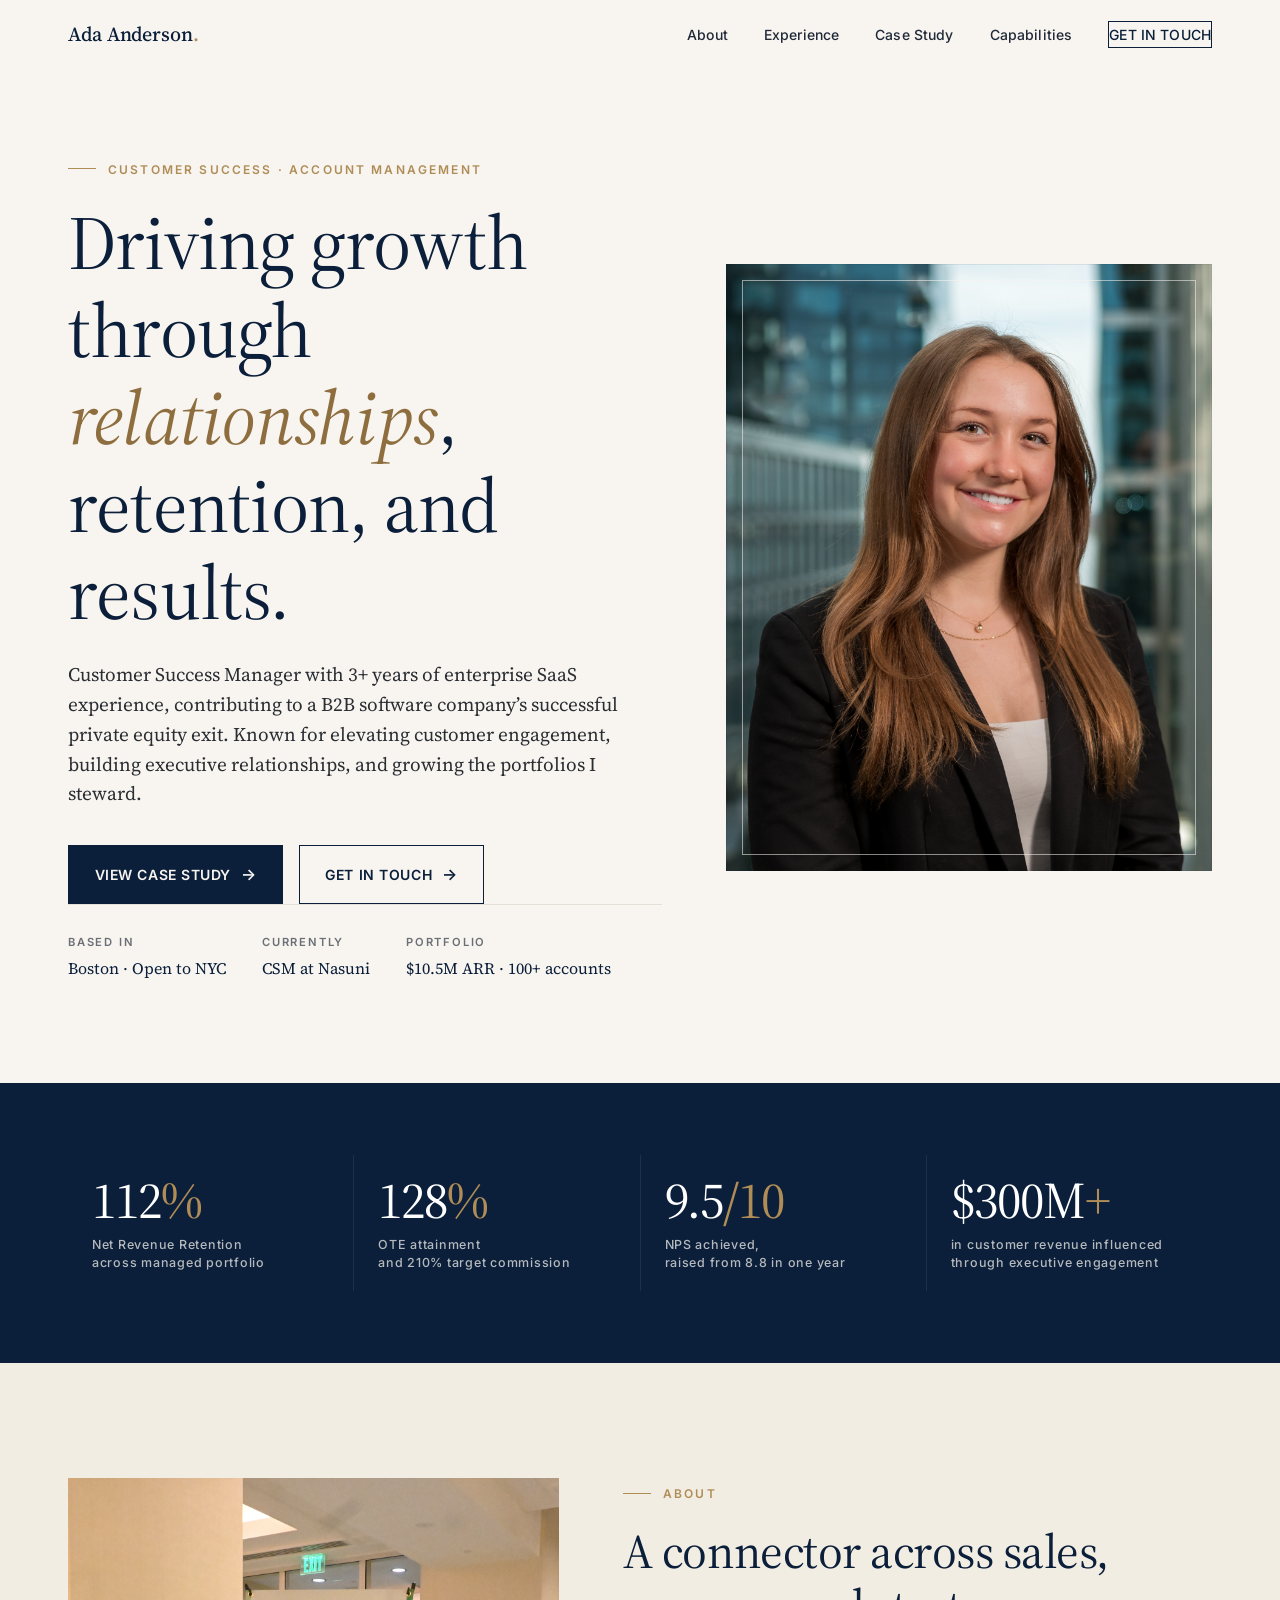
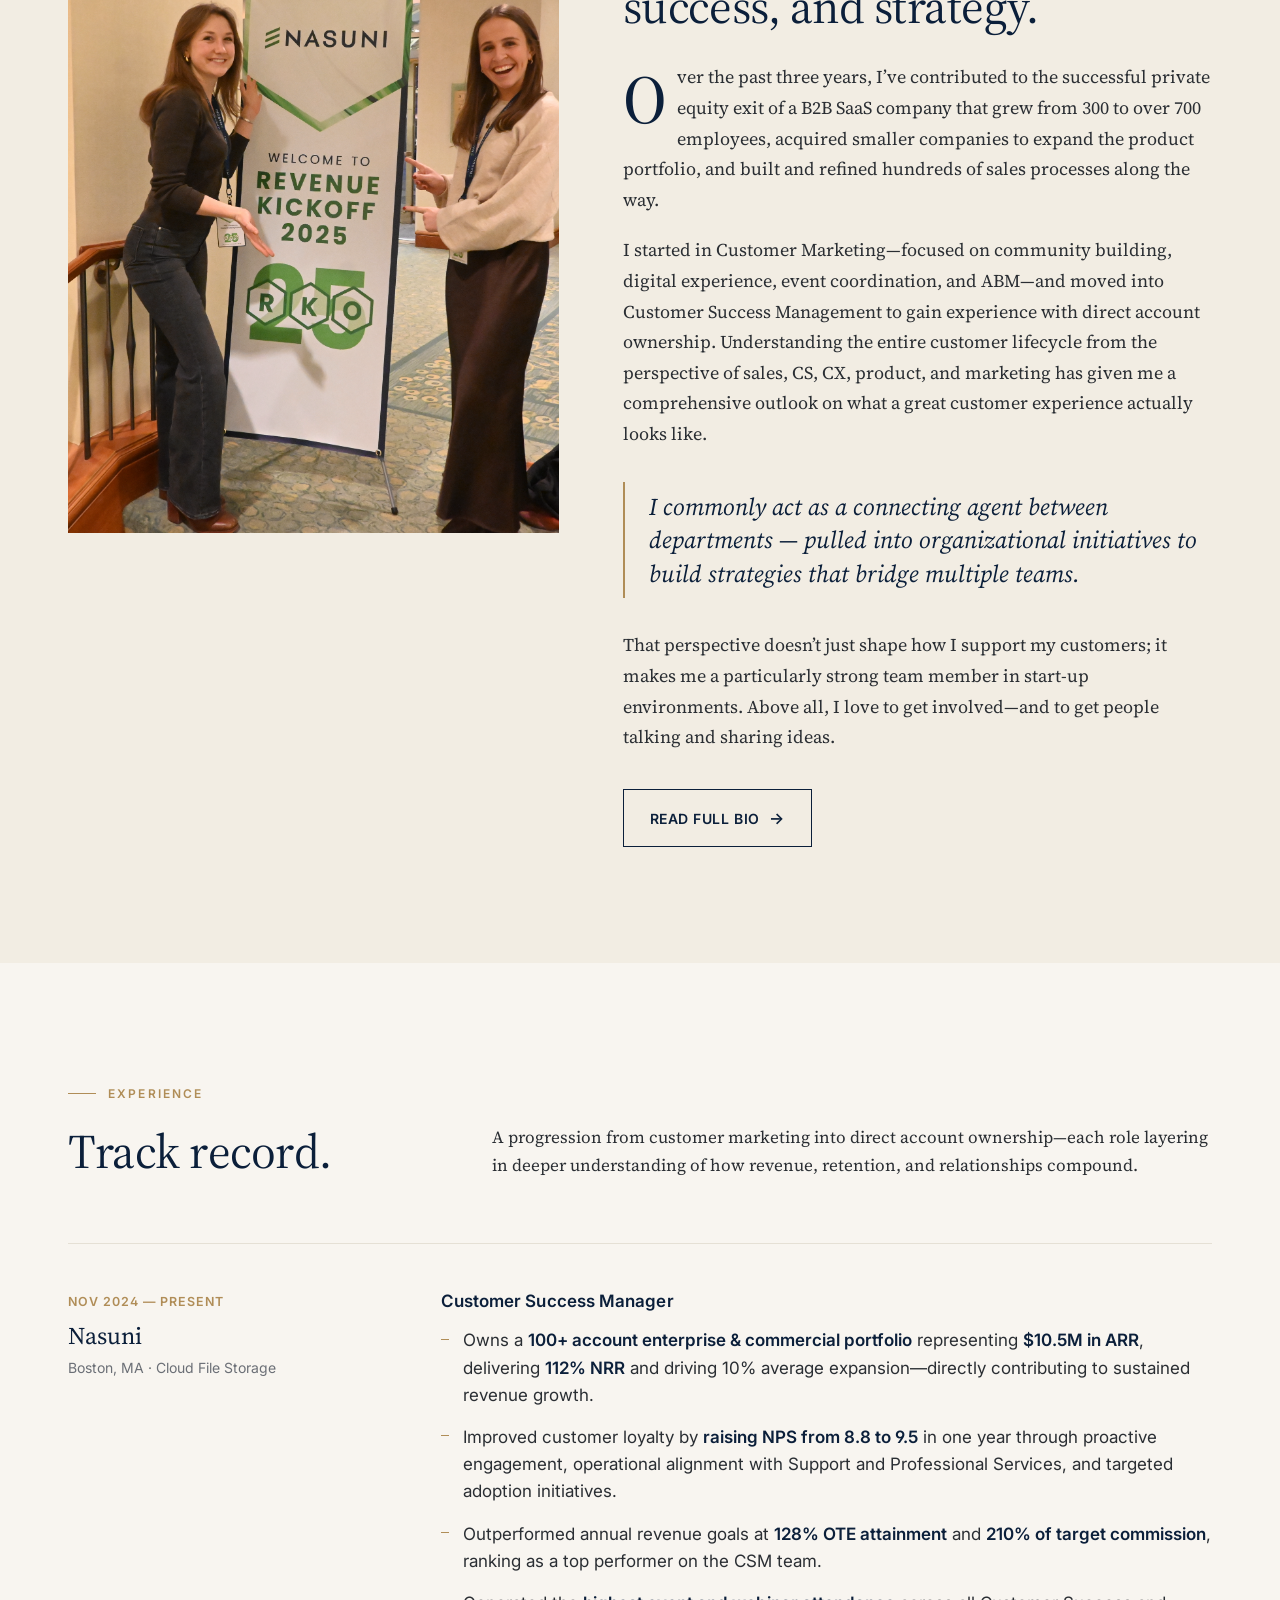
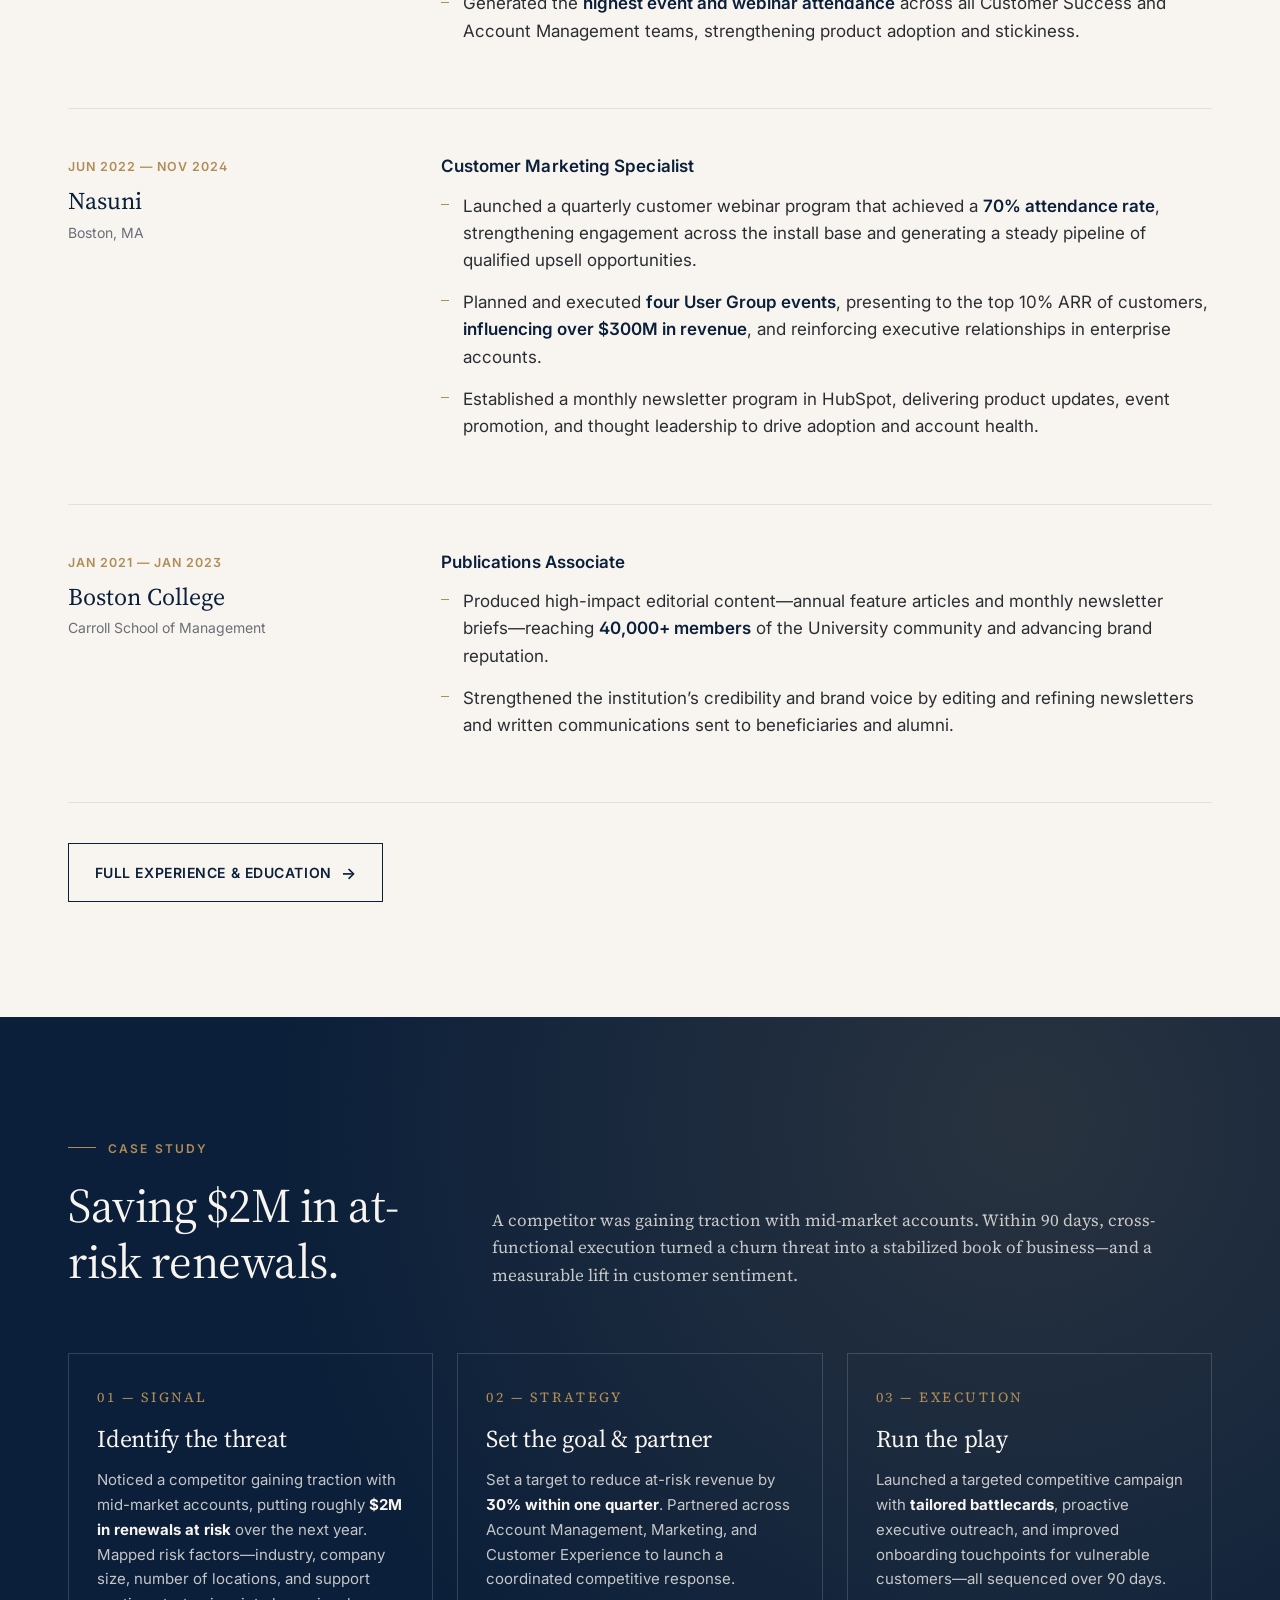
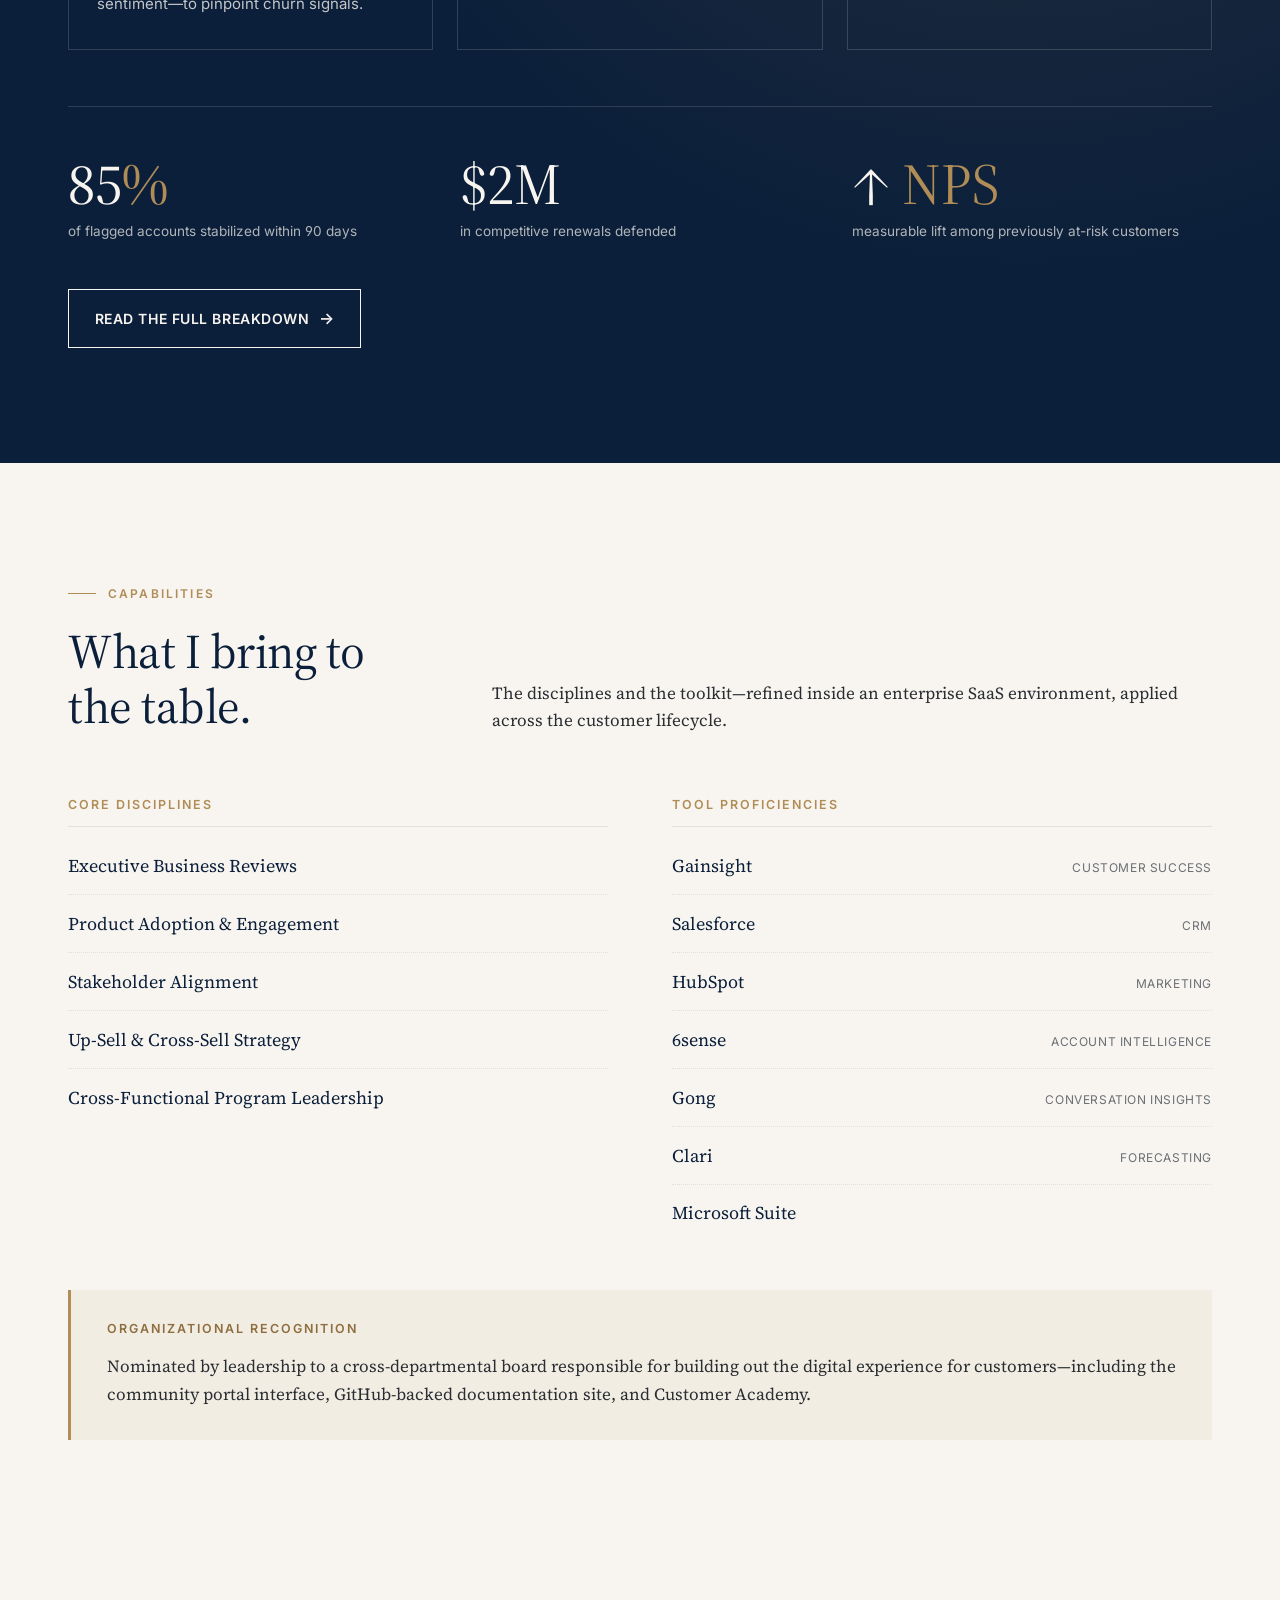
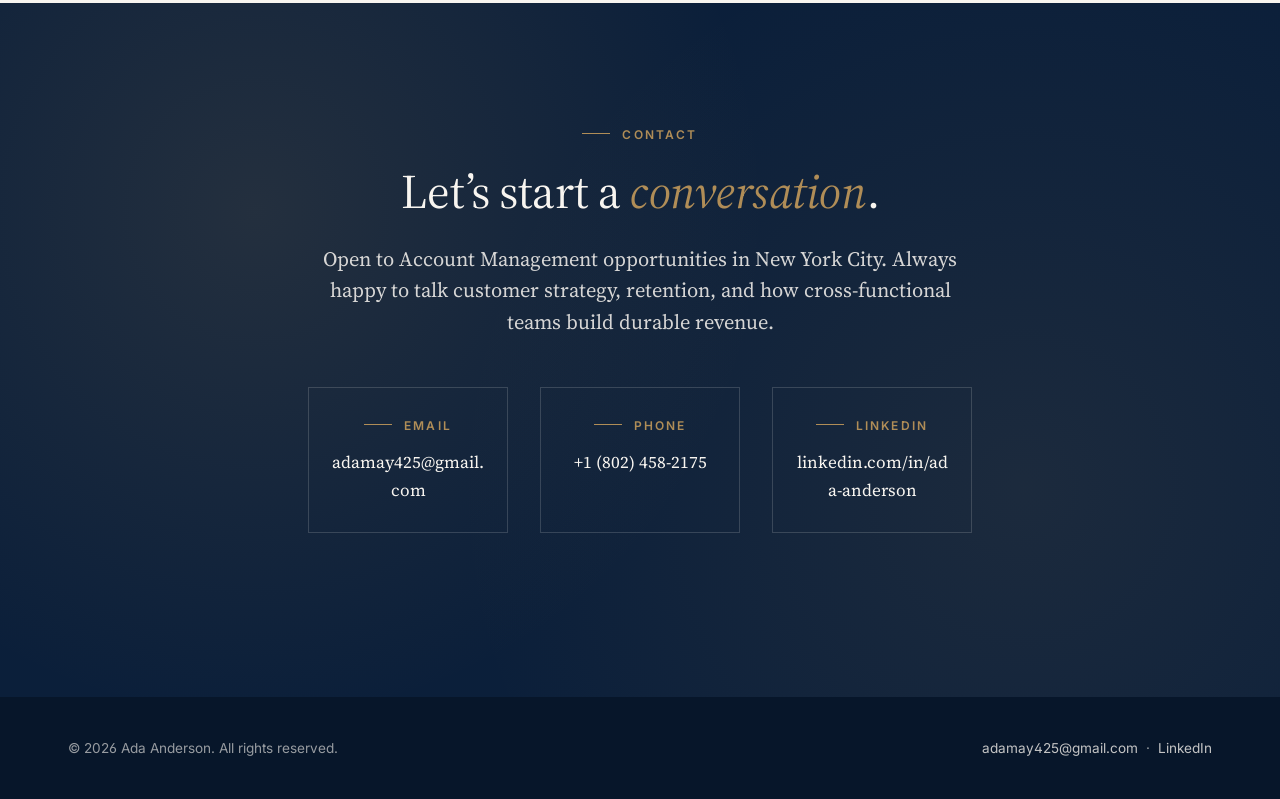
<file: index.html>
<!DOCTYPE html>
<html lang="en">
<head>
  <meta charset="UTF-8" />
  <meta name="viewport" content="width=device-width, initial-scale=1.0" />
  <title>Ada Anderson — Customer Success &amp; Account Management</title>
  <meta name="description" content="Ada Anderson is a Customer Success and Account Management professional with 3+ years of enterprise SaaS experience, proven revenue growth, and a cross-functional perspective on the customer lifecycle." />
  <meta name="theme-color" content="#0B1F3A" />
  <link rel="preconnect" href="https://fonts.googleapis.com" />
  <link rel="preconnect" href="https://fonts.gstatic.com" crossorigin />
  <link href="https://fonts.googleapis.com/css2?family=Inter:wght@400;500;600;700&family=Source+Serif+4:ital,opsz,wght@0,8..60,400;0,8..60,500;1,8..60,400&display=swap" rel="stylesheet" />
  <link rel="stylesheet" href="./css/style.css" />
</head>
<body>

  <nav class="nav" aria-label="Primary">
    <div class="nav-inner">
      <a href="./index.html" class="nav-brand">Ada Anderson<span>.</span></a>
      <button class="nav-toggle" aria-label="Toggle navigation" aria-expanded="false">
        <span></span><span></span><span></span>
      </button>
      <ul class="nav-links">
        <li><a href="#about">About</a></li>
        <li><a href="#experience">Experience</a></li>
        <li><a href="#case-study">Case Study</a></li>
        <li><a href="#capabilities">Capabilities</a></li>
        <li><a href="#contact" class="nav-cta">Get in touch</a></li>
      </ul>
    </div>
  </nav>

  <header class="hero">
    <div class="container">
      <div class="hero-grid">
        <div class="hero-text">
          <span class="eyebrow">Customer Success · Account Management</span>
          <h1>Driving growth through <em>relationships</em>, retention, and results.</h1>
          <p class="hero-tagline">
            Customer Success Manager with 3+ years of enterprise SaaS experience, contributing to a B2B software company&rsquo;s successful private equity exit. Known for elevating customer engagement, building executive relationships, and growing the portfolios I steward.
          </p>
          <div class="hero-cta-row">
            <a href="#case-study" class="btn btn-primary btn-arrow">View case study</a>
            <a href="#contact" class="btn btn-arrow">Get in touch</a>
          </div>
          <div class="hero-meta">
            <div class="hero-meta-item">
              <span class="hero-meta-label">Based in</span>
              <span class="hero-meta-value">Boston · Open to NYC</span>
            </div>
            <div class="hero-meta-item">
              <span class="hero-meta-label">Currently</span>
              <span class="hero-meta-value">CSM at Nasuni</span>
            </div>
            <div class="hero-meta-item">
              <span class="hero-meta-label">Portfolio</span>
              <span class="hero-meta-value">$10.5M ARR · 100+ accounts</span>
            </div>
          </div>
        </div>
        <div class="hero-img-wrap">
          <img src="./images/ada-headshot.jpg" alt="Portrait of Ada Anderson" />
          <div class="hero-img-frame"></div>
        </div>
      </div>
    </div>
  </header>

  <section class="stats" aria-label="Performance highlights">
    <div class="container">
      <div class="stats-grid">
        <div class="stat">
          <div class="stat-num">112<span>%</span></div>
          <div class="stat-label">Net Revenue Retention<br/>across managed portfolio</div>
        </div>
        <div class="stat">
          <div class="stat-num">128<span>%</span></div>
          <div class="stat-label">OTE attainment<br/>and 210% target commission</div>
        </div>
        <div class="stat">
          <div class="stat-num">9.5<span>/10</span></div>
          <div class="stat-label">NPS achieved,<br/>raised from 8.8 in one year</div>
        </div>
        <div class="stat">
          <div class="stat-num">$300M<span>+</span></div>
          <div class="stat-label">in customer revenue influenced<br/>through executive engagement</div>
        </div>
      </div>
    </div>
  </section>

  <section id="about" class="about">
    <div class="container">
      <div class="about-grid">
        <div class="about-img-wrap reveal">
          <img src="./images/ada-office.jpg" alt="Ada Anderson at Nasuni Revenue Kickoff 2025" />
        </div>
        <div class="about-text reveal">
          <span class="eyebrow">About</span>
          <h2>A connector across sales, success, and strategy.</h2>
          <p style="margin-top: 1.75rem;">
            Over the past three years, I&rsquo;ve contributed to the successful private equity exit of a B2B SaaS company that grew from 300 to over 700 employees, acquired smaller companies to expand the product portfolio, and built and refined hundreds of sales processes along the way.
          </p>
          <p>
            I started in Customer Marketing&mdash;focused on community building, digital experience, event coordination, and ABM&mdash;and moved into Customer Success Management to gain experience with direct account ownership. Understanding the entire customer lifecycle from the perspective of sales, CS, CX, product, and marketing has given me a comprehensive outlook on what a great customer experience actually looks like.
          </p>
          <div class="pull-quote">
            I commonly act as a connecting agent between departments &mdash; pulled into organizational initiatives to build strategies that bridge multiple teams.
          </div>
          <p>
            That perspective doesn&rsquo;t just shape how I support my customers; it makes me a particularly strong team member in start-up environments. Above all, I love to get involved&mdash;and to get people talking and sharing ideas.
          </p>
          <div style="margin-top: 2.25rem;">
            <a href="./about.html" class="btn btn-arrow">Read full bio</a>
          </div>
        </div>
      </div>
    </div>
  </section>

  <section id="experience" class="experience">
    <div class="container">
      <div class="section-head reveal">
        <div>
          <span class="eyebrow">Experience</span>
          <h2>Track record.</h2>
        </div>
        <p class="section-head-text">
          A progression from customer marketing into direct account ownership&mdash;each role layering in deeper understanding of how revenue, retention, and relationships compound.
        </p>
      </div>

      <div class="timeline">

        <article class="role reveal">
          <div class="role-meta">
            <div class="role-date">Nov 2024 — Present</div>
            <div class="role-company">Nasuni</div>
            <div class="role-location">Boston, MA · Cloud File Storage</div>
          </div>
          <div class="role-body">
            <h3>Customer Success Manager</h3>
            <ul>
              <li>Owns a <strong>100+ account enterprise &amp; commercial portfolio</strong> representing <strong>$10.5M in ARR</strong>, delivering <strong>112% NRR</strong> and driving 10% average expansion&mdash;directly contributing to sustained revenue growth.</li>
              <li>Improved customer loyalty by <strong>raising NPS from 8.8 to 9.5</strong> in one year through proactive engagement, operational alignment with Support and Professional Services, and targeted adoption initiatives.</li>
              <li>Outperformed annual revenue goals at <strong>128% OTE attainment</strong> and <strong>210% of target commission</strong>, ranking as a top performer on the CSM team.</li>
              <li>Generated the <strong>highest event and webinar attendance</strong> across all Customer Success and Account Management teams, strengthening product adoption and stickiness.</li>
            </ul>
          </div>
        </article>

        <article class="role reveal">
          <div class="role-meta">
            <div class="role-date">Jun 2022 — Nov 2024</div>
            <div class="role-company">Nasuni</div>
            <div class="role-location">Boston, MA</div>
          </div>
          <div class="role-body">
            <h3>Customer Marketing Specialist</h3>
            <ul>
              <li>Launched a quarterly customer webinar program that achieved a <strong>70% attendance rate</strong>, strengthening engagement across the install base and generating a steady pipeline of qualified upsell opportunities.</li>
              <li>Planned and executed <strong>four User Group events</strong>, presenting to the top 10% ARR of customers, <strong>influencing over $300M in revenue</strong>, and reinforcing executive relationships in enterprise accounts.</li>
              <li>Established a monthly newsletter program in HubSpot, delivering product updates, event promotion, and thought leadership to drive adoption and account health.</li>
            </ul>
          </div>
        </article>

        <article class="role reveal">
          <div class="role-meta">
            <div class="role-date">Jan 2021 — Jan 2023</div>
            <div class="role-company">Boston College</div>
            <div class="role-location">Carroll School of Management</div>
          </div>
          <div class="role-body">
            <h3>Publications Associate</h3>
            <ul>
              <li>Produced high-impact editorial content&mdash;annual feature articles and monthly newsletter briefs&mdash;reaching <strong>40,000+ members</strong> of the University community and advancing brand reputation.</li>
              <li>Strengthened the institution&rsquo;s credibility and brand voice by editing and refining newsletters and written communications sent to beneficiaries and alumni.</li>
            </ul>
          </div>
        </article>

      </div>

      <div style="margin-top: 2.5rem;" class="reveal">
        <a href="./experience.html" class="btn btn-arrow">Full experience &amp; education</a>
      </div>
    </div>
  </section>

  <section id="case-study" class="case-feature">
    <div class="container">
      <div class="section-head reveal">
        <div>
          <span class="eyebrow">Case study</span>
          <h2>Saving $2M in at-risk renewals.</h2>
        </div>
        <p class="section-head-text">
          A competitor was gaining traction with mid-market accounts. Within 90 days, cross-functional execution turned a churn threat into a stabilized book of business&mdash;and a measurable lift in customer sentiment.
        </p>
      </div>

      <div class="case-grid">
        <div class="case-step reveal">
          <div class="case-step-num">01 — Signal</div>
          <h3>Identify the threat</h3>
          <p>Noticed a competitor gaining traction with mid-market accounts, putting roughly <strong style="color:var(--bone)">$2M in renewals at risk</strong> over the next year. Mapped risk factors&mdash;industry, company size, number of locations, and support sentiment&mdash;to pinpoint churn signals.</p>
        </div>
        <div class="case-step reveal">
          <div class="case-step-num">02 — Strategy</div>
          <h3>Set the goal &amp; partner</h3>
          <p>Set a target to reduce at-risk revenue by <strong style="color:var(--bone)">30% within one quarter</strong>. Partnered across Account Management, Marketing, and Customer Experience to launch a coordinated competitive response.</p>
        </div>
        <div class="case-step reveal">
          <div class="case-step-num">03 — Execution</div>
          <h3>Run the play</h3>
          <p>Launched a targeted competitive campaign with <strong style="color:var(--bone)">tailored battlecards</strong>, proactive executive outreach, and improved onboarding touchpoints for vulnerable customers&mdash;all sequenced over 90 days.</p>
        </div>
      </div>

      <div class="case-result reveal">
        <div class="case-result-stat">
          <div class="case-result-num">85<span>%</span></div>
          <div class="case-result-label">of flagged accounts stabilized within 90 days</div>
        </div>
        <div class="case-result-stat">
          <div class="case-result-num">$2M<span></span></div>
          <div class="case-result-label">in competitive renewals defended</div>
        </div>
        <div class="case-result-stat">
          <div class="case-result-num">↑<span> NPS</span></div>
          <div class="case-result-label">measurable lift among previously at-risk customers</div>
        </div>
      </div>

      <div style="margin-top: 3rem;" class="reveal">
        <a href="./case-study.html" class="btn btn-arrow" style="border-color: var(--bone); color: var(--bone);">Read the full breakdown</a>
      </div>
    </div>
  </section>

  <section id="capabilities">
    <div class="container">
      <div class="section-head reveal">
        <div>
          <span class="eyebrow">Capabilities</span>
          <h2>What I bring to the table.</h2>
        </div>
        <p class="section-head-text">
          The disciplines and the toolkit&mdash;refined inside an enterprise SaaS environment, applied across the customer lifecycle.
        </p>
      </div>

      <div class="skills-grid">
        <div class="skills-block reveal">
          <h3>Core Disciplines</h3>
          <ul>
            <li>Executive Business Reviews</li>
            <li>Product Adoption &amp; Engagement</li>
            <li>Stakeholder Alignment</li>
            <li>Up-Sell &amp; Cross-Sell Strategy</li>
            <li>Cross-Functional Program Leadership</li>
          </ul>
        </div>
        <div class="skills-block reveal">
          <h3>Tool Proficiencies</h3>
          <ul>
            <li>Gainsight <small>Customer Success</small></li>
            <li>Salesforce <small>CRM</small></li>
            <li>HubSpot <small>Marketing</small></li>
            <li>6sense <small>Account Intelligence</small></li>
            <li>Gong <small>Conversation Insights</small></li>
            <li>Clari <small>Forecasting</small></li>
            <li>Microsoft Suite</li>
          </ul>
        </div>
      </div>

      <div class="recognition reveal">
        <h3>Organizational Recognition</h3>
        <p>
          Nominated by leadership to a cross-departmental board responsible for building out the digital experience for customers&mdash;including the community portal interface, GitHub-backed documentation site, and Customer Academy.
        </p>
      </div>
    </div>
  </section>

  <section id="contact" class="contact">
    <div class="container">
      <span class="eyebrow">Contact</span>
      <h2>Let&rsquo;s start a <em>conversation</em>.</h2>
      <p class="contact-lede">
        Open to Account Management opportunities in New York City. Always happy to talk customer strategy, retention, and how cross-functional teams build durable revenue.
      </p>

      <div class="contact-grid">
        <div class="contact-item">
          <span class="eyebrow">Email</span>
          <a href="mailto:adamay425@gmail.com">adamay425@gmail.com</a>
        </div>
        <div class="contact-item">
          <span class="eyebrow">Phone</span>
          <a href="tel:+18024582175">+1 (802) 458-2175</a>
        </div>
        <div class="contact-item">
          <span class="eyebrow">LinkedIn</span>
          <a href="https://www.linkedin.com/in/ada-anderson" target="_blank" rel="noopener">linkedin.com/in/ada-anderson</a>
        </div>
      </div>
    </div>
  </section>

  <footer>
    <div class="footer-inner">
      <div>&copy; <span id="yr">2026</span> Ada Anderson. All rights reserved.</div>
      <div>
        <a href="mailto:adamay425@gmail.com">adamay425@gmail.com</a>
        &nbsp;·&nbsp;
        <a href="https://www.linkedin.com/in/ada-anderson" target="_blank" rel="noopener">LinkedIn</a>
      </div>
    </div>
  </footer>

  <script>
    document.getElementById('yr').textContent = new Date().getFullYear();
  </script>
  <script src="./js/main.js"></script>
</body>
</html>
</file>
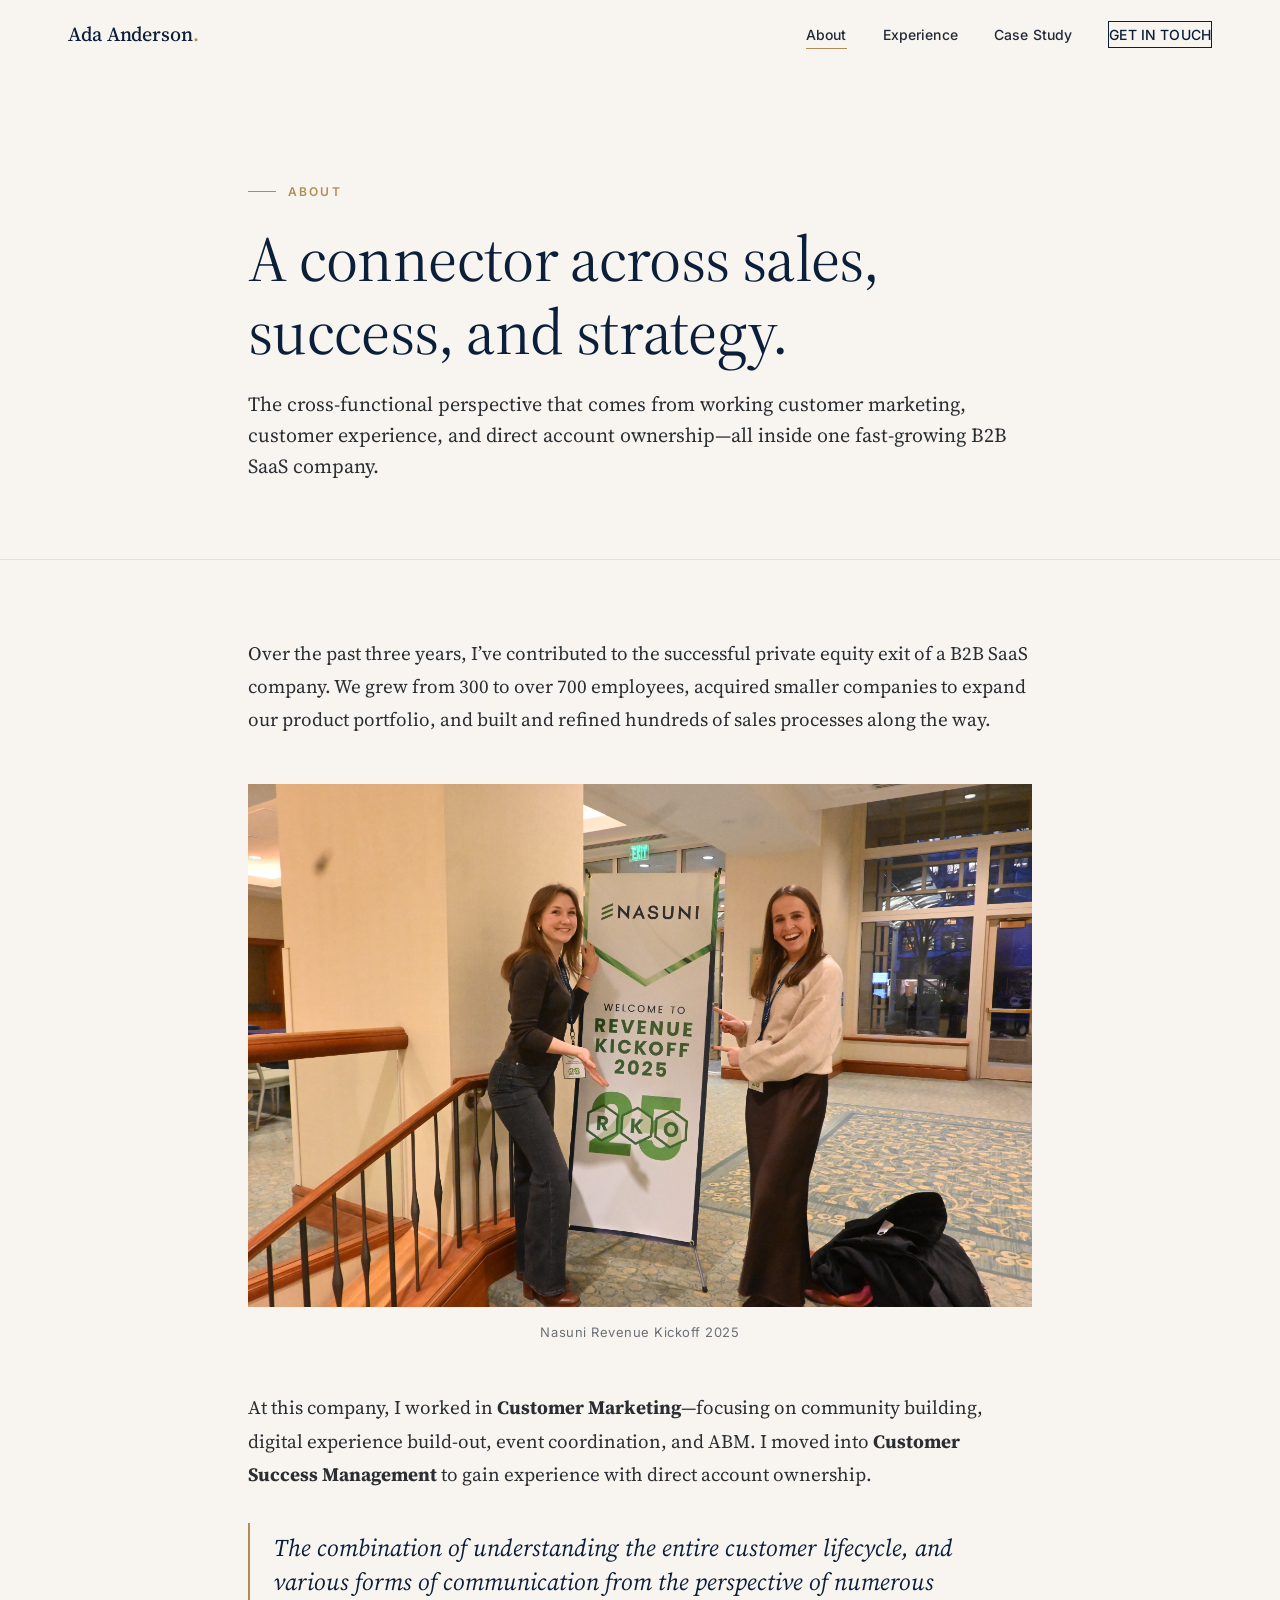
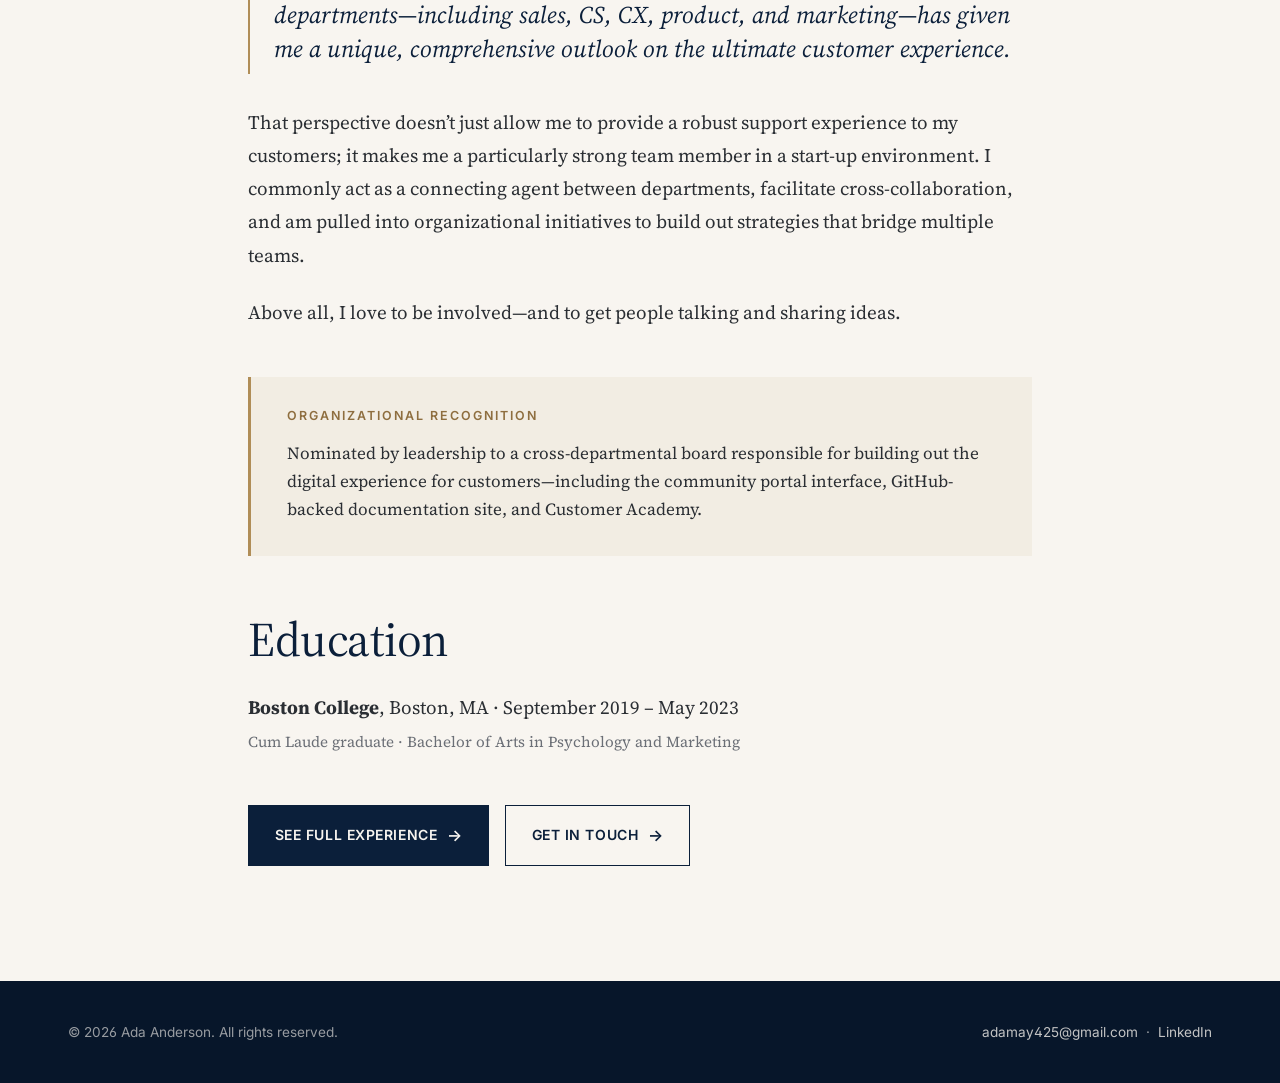
<file: about.html>
<!DOCTYPE html>
<html lang="en">
<head>
  <meta charset="UTF-8" />
  <meta name="viewport" content="width=device-width, initial-scale=1.0" />
  <title>About — Ada Anderson</title>
  <meta name="description" content="Ada Anderson — about. A connector across customer success, marketing, and strategy with 3+ years of B2B SaaS experience." />
  <meta name="theme-color" content="#0B1F3A" />
  <link rel="preconnect" href="https://fonts.googleapis.com" />
  <link rel="preconnect" href="https://fonts.gstatic.com" crossorigin />
  <link href="https://fonts.googleapis.com/css2?family=Inter:wght@400;500;600;700&family=Source+Serif+4:ital,opsz,wght@0,8..60,400;0,8..60,500;1,8..60,400&display=swap" rel="stylesheet" />
  <link rel="stylesheet" href="./css/style.css" />
</head>
<body>

  <nav class="nav" aria-label="Primary">
    <div class="nav-inner">
      <a href="./index.html" class="nav-brand">Ada Anderson<span>.</span></a>
      <button class="nav-toggle" aria-label="Toggle navigation" aria-expanded="false">
        <span></span><span></span><span></span>
      </button>
      <ul class="nav-links">
        <li><a href="./about.html" class="active">About</a></li>
        <li><a href="./experience.html">Experience</a></li>
        <li><a href="./case-study.html">Case Study</a></li>
        <li><a href="./contact.html" class="nav-cta">Get in touch</a></li>
      </ul>
    </div>
  </nav>

  <header class="subhero">
    <div class="container-narrow">
      <span class="eyebrow">About</span>
      <h1>A connector across sales, success, and strategy.</h1>
      <p>The cross-functional perspective that comes from working customer marketing, customer experience, and direct account ownership&mdash;all inside one fast-growing B2B SaaS company.</p>
    </div>
  </header>

  <section style="padding-top: clamp(3rem, 6vw, 5rem);">
    <div class="container-narrow">
      <div class="story reveal">
        <p>
          Over the past three years, I&rsquo;ve contributed to the successful private equity exit of a B2B SaaS company. We grew from 300 to over 700 employees, acquired smaller companies to expand our product portfolio, and built and refined hundreds of sales processes along the way.
        </p>

        <figure class="story-figure">
          <img src="./images/ada-office.jpg" alt="Ada Anderson at Nasuni Revenue Kickoff 2025" />
          <figcaption>Nasuni Revenue Kickoff 2025</figcaption>
        </figure>

        <p>
          At this company, I worked in <strong>Customer Marketing</strong>&mdash;focusing on community building, digital experience build-out, event coordination, and ABM. I moved into <strong>Customer Success Management</strong> to gain experience with direct account ownership.
        </p>

        <div class="pull-quote">
          The combination of understanding the entire customer lifecycle, and various forms of communication from the perspective of numerous departments&mdash;including sales, CS, CX, product, and marketing&mdash;has given me a unique, comprehensive outlook on the ultimate customer experience.
        </div>

        <p>
          That perspective doesn&rsquo;t just allow me to provide a robust support experience to my customers; it makes me a particularly strong team member in a start-up environment. I commonly act as a connecting agent between departments, facilitate cross-collaboration, and am pulled into organizational initiatives to build out strategies that bridge multiple teams.
        </p>

        <p>
          Above all, I love to be involved&mdash;and to get people talking and sharing ideas.
        </p>

        <div class="recognition">
          <h3>Organizational Recognition</h3>
          <p>
            Nominated by leadership to a cross-departmental board responsible for building out the digital experience for customers&mdash;including the community portal interface, GitHub-backed documentation site, and Customer Academy.
          </p>
        </div>

        <h2 style="margin-top: 3.5rem; margin-bottom: 1.5rem;">Education</h2>
        <p>
          <strong>Boston College</strong>, Boston, MA &middot; September 2019 &ndash; May 2023<br/>
          <em style="color: var(--muted); font-style: normal; font-size: 0.95rem;">Cum Laude graduate &middot; Bachelor of Arts in Psychology and Marketing</em>
        </p>

        <div style="margin-top: 3rem; display: flex; gap: 1rem; flex-wrap: wrap;">
          <a href="./experience.html" class="btn btn-primary btn-arrow">See full experience</a>
          <a href="./contact.html" class="btn btn-arrow">Get in touch</a>
        </div>
      </div>
    </div>
  </section>

  <footer>
    <div class="footer-inner">
      <div>&copy; <span id="yr">2026</span> Ada Anderson. All rights reserved.</div>
      <div>
        <a href="mailto:adamay425@gmail.com">adamay425@gmail.com</a>
        &nbsp;·&nbsp;
        <a href="https://www.linkedin.com/in/ada-anderson" target="_blank" rel="noopener">LinkedIn</a>
      </div>
    </div>
  </footer>

  <script>document.getElementById('yr').textContent = new Date().getFullYear();</script>
  <script src="./js/main.js"></script>
</body>
</html>
</file>
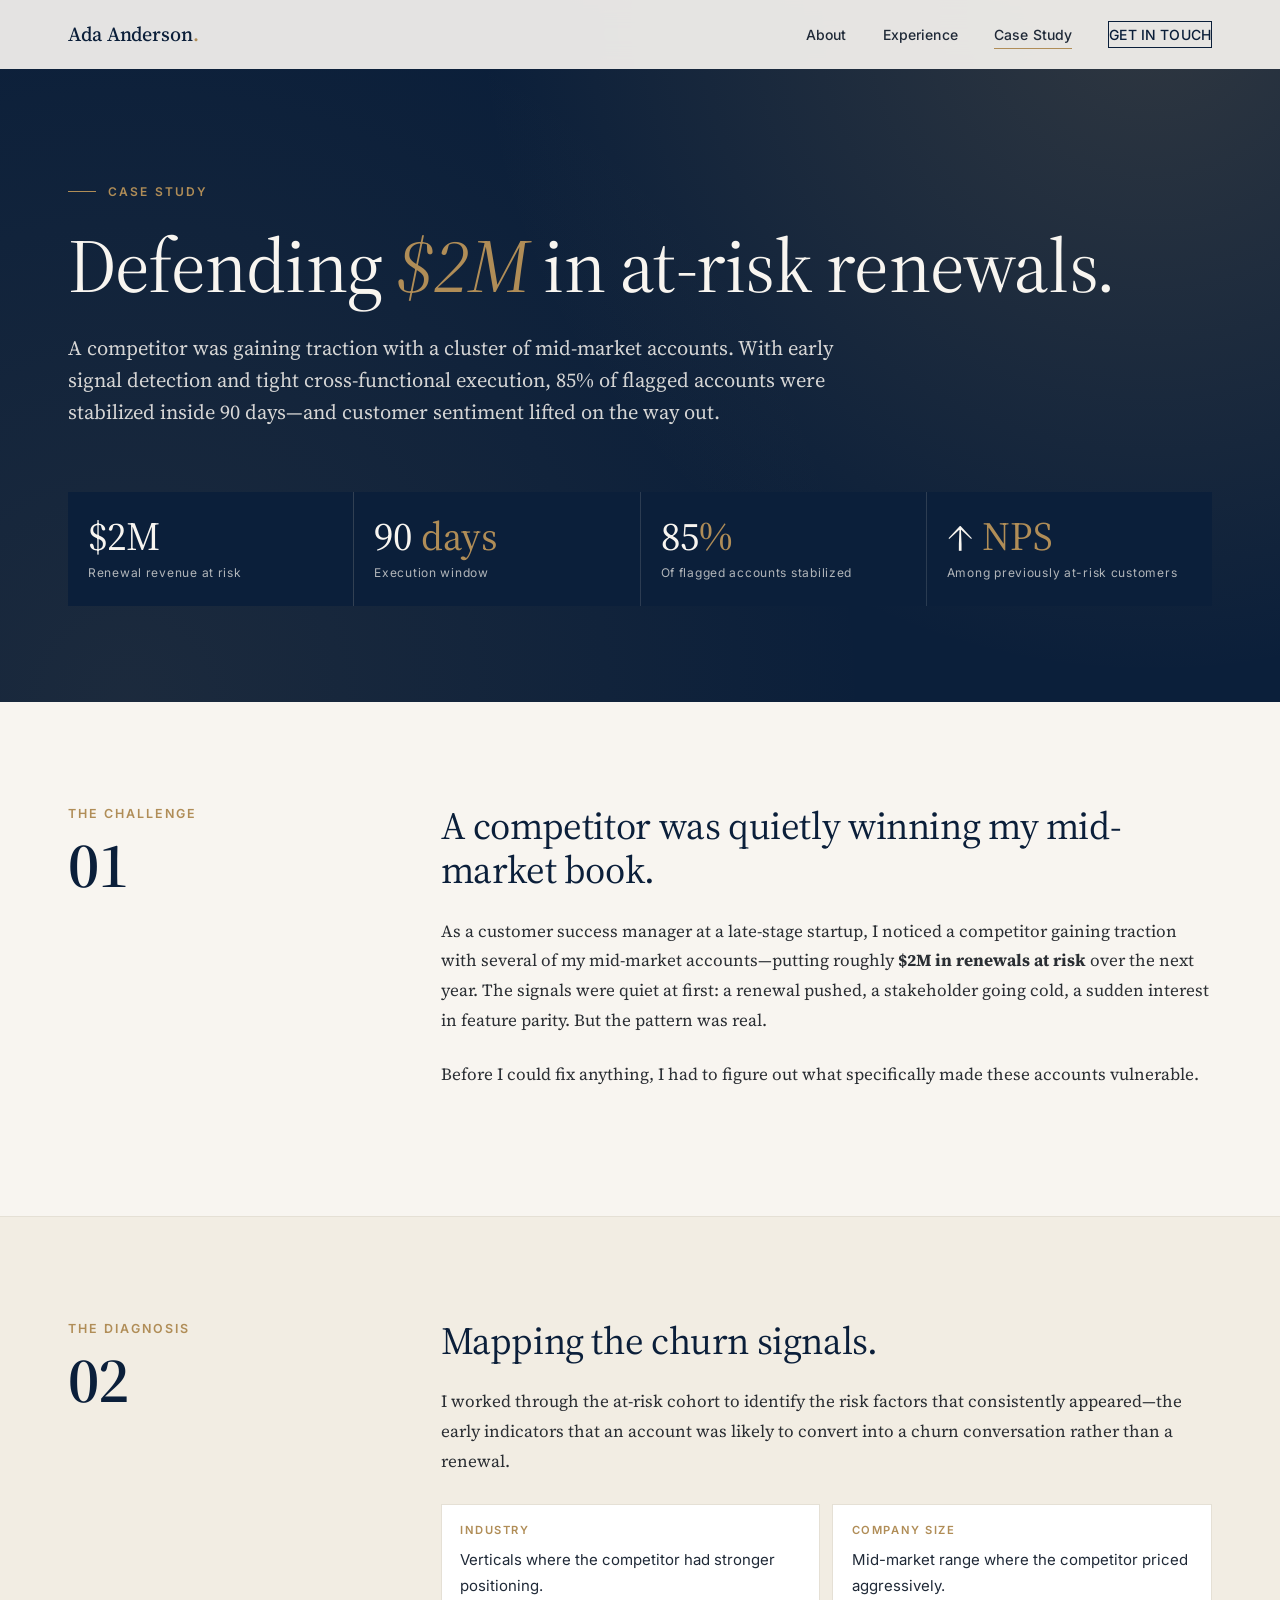
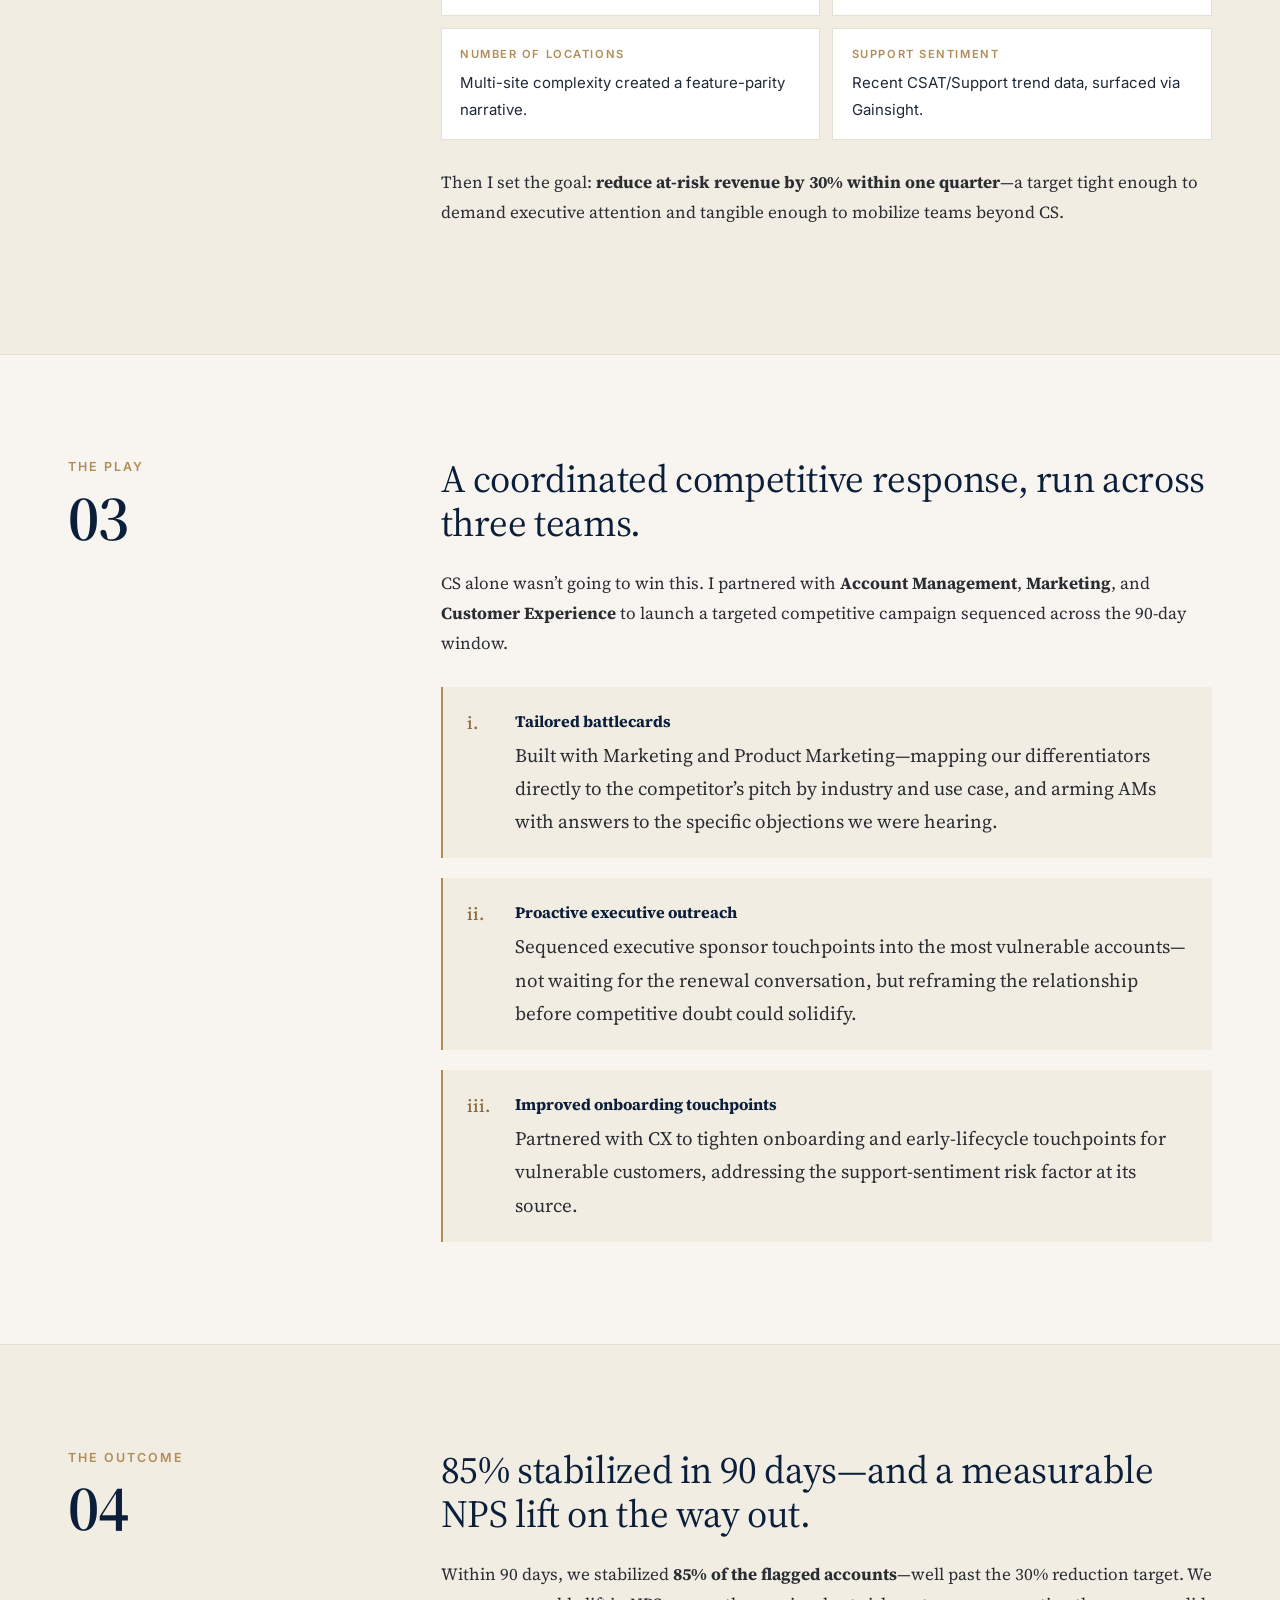
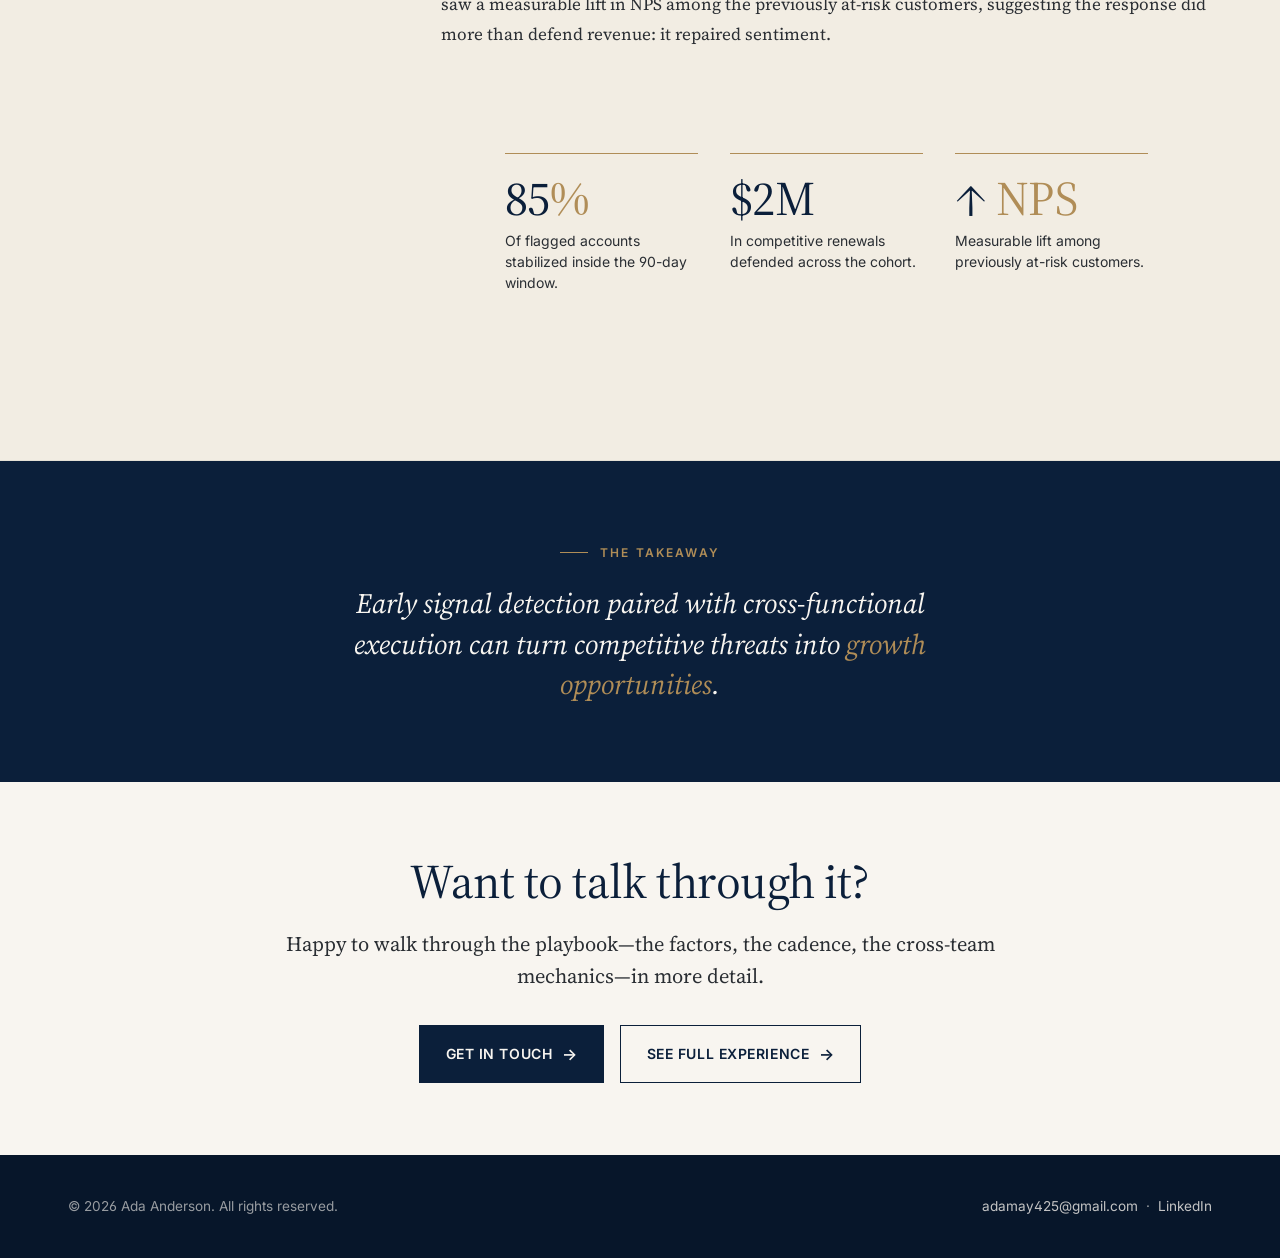
<file: case-study.html>
<!DOCTYPE html>
<html lang="en">
<head>
  <meta charset="UTF-8" />
  <meta name="viewport" content="width=device-width, initial-scale=1.0" />
  <title>Case Study — Defending $2M in Renewals · Ada Anderson</title>
  <meta name="description" content="How Ada Anderson stabilized 85% of competitively-threatened accounts in 90 days, defending $2M in at-risk renewals through cross-functional execution." />
  <meta name="theme-color" content="#0B1F3A" />
  <link rel="preconnect" href="https://fonts.googleapis.com" />
  <link rel="preconnect" href="https://fonts.gstatic.com" crossorigin />
  <link href="https://fonts.googleapis.com/css2?family=Inter:wght@400;500;600;700&family=Source+Serif+4:ital,opsz,wght@0,8..60,400;0,8..60,500;1,8..60,400&display=swap" rel="stylesheet" />
  <link rel="stylesheet" href="./css/style.css" />
  <style>
    .case-hero {
      background: var(--navy);
      color: var(--bone);
      padding-top: clamp(8rem, 14vw, 11rem);
      padding-bottom: clamp(4rem, 8vw, 6rem);
      position: relative;
      overflow: hidden;
    }
    .case-hero::before {
      content: "";
      position: absolute; inset: 0;
      background:
        radial-gradient(circle at 90% 0%, rgba(176,141,87,0.22), transparent 50%),
        radial-gradient(circle at 10% 100%, rgba(176,141,87,0.10), transparent 55%);
    }
    .case-hero .container { position: relative; z-index: 1; }
    .case-hero h1 { color: var(--bone); margin-bottom: 1.5rem; }
    .case-hero h1 em { color: var(--bronze); font-style: italic; font-weight: 400; }
    .case-hero .lede { color: rgba(248,245,240,0.85); max-width: 38em; }
    .case-hero .eyebrow { color: var(--bronze); }

    .case-marquee {
      display: grid;
      grid-template-columns: repeat(4, 1fr);
      gap: 1px;
      background: rgba(255,255,255,0.12);
      margin-top: clamp(3rem, 6vw, 4rem);
    }
    .case-marquee-item {
      background: var(--navy);
      padding: 1.5rem 1.25rem;
    }
    .case-marquee-num {
      font-family: var(--serif);
      font-size: clamp(1.875rem, 3.5vw, 2.5rem);
      color: var(--bone);
      line-height: 1;
      margin-bottom: 0.5rem;
    }
    .case-marquee-num span { color: var(--bronze); }
    .case-marquee-label {
      font-size: 0.75rem;
      color: rgba(248,245,240,0.7);
      letter-spacing: 0.06em;
      line-height: 1.45;
    }
    @media (max-width: 720px) {
      .case-marquee { grid-template-columns: repeat(2, 1fr); }
    }

    .case-section {
      padding: clamp(4rem, 8vw, 6.5rem) 0;
      border-bottom: 1px solid var(--bone-line);
    }
    .case-section:last-of-type { border-bottom: none; }

    .case-section-grid {
      display: grid;
      grid-template-columns: 0.8fr 2fr;
      gap: clamp(2rem, 5vw, 4.5rem);
      align-items: start;
    }
    .case-section-label {
      font-family: var(--sans);
      font-size: 0.78rem;
      font-weight: 600;
      letter-spacing: 0.16em;
      text-transform: uppercase;
      color: var(--bronze);
      position: sticky;
      top: 100px;
    }
    .case-section-label .num {
      display: block;
      font-family: var(--serif);
      font-size: 4rem;
      color: var(--navy);
      line-height: 1;
      margin-top: 0.5rem;
      letter-spacing: -0.02em;
    }
    .case-section h2 {
      font-size: clamp(1.75rem, 3vw, 2.5rem);
      margin-bottom: 1.5rem;
    }
    .case-section .story p { font-size: 1.0625rem; }

    .factors {
      list-style: none;
      display: grid;
      grid-template-columns: repeat(2, 1fr);
      gap: 0.75rem;
      margin: 1.75rem 0 0;
    }
    .factors li {
      border: 1px solid var(--bone-line);
      padding: 1rem 1.15rem;
      font-family: var(--sans);
      font-size: 0.9375rem;
      color: var(--charcoal);
      background: var(--white);
    }
    .factors li strong {
      display: block;
      font-size: 0.7rem;
      letter-spacing: 0.14em;
      text-transform: uppercase;
      color: var(--bronze);
      margin-bottom: 0.35rem;
      font-weight: 600;
    }

    .play-list {
      list-style: none;
      display: flex;
      flex-direction: column;
      gap: 1.25rem;
      margin-top: 1.75rem;
    }
    .play-list li {
      display: grid;
      grid-template-columns: auto 1fr;
      gap: 1.25rem;
      padding: 1.25rem 1.5rem;
      background: var(--bone-warm);
      border-left: 2px solid var(--bronze);
    }
    .play-list .play-num {
      font-family: var(--serif);
      font-size: 1.125rem;
      color: var(--bronze-deep);
      font-weight: 500;
      min-width: 1.75rem;
    }
    .play-list strong {
      display: block;
      color: var(--navy);
      font-size: 1rem;
      margin-bottom: 0.25rem;
    }

    .outcome {
      background: var(--bone-warm);
      padding: clamp(2.5rem, 5vw, 4rem);
      margin-top: 2.5rem;
    }
    .outcome-grid {
      display: grid;
      grid-template-columns: repeat(3, 1fr);
      gap: 2rem;
    }
    .outcome-stat {
      border-top: 1px solid var(--bronze);
      padding-top: 1.25rem;
    }
    .outcome-stat-num {
      font-family: var(--serif);
      font-size: clamp(2rem, 4vw, 3rem);
      color: var(--navy);
      line-height: 1;
      margin-bottom: 0.5rem;
      letter-spacing: -0.01em;
    }
    .outcome-stat-num span { color: var(--bronze); }
    .outcome-stat-label {
      font-family: var(--sans);
      font-size: 0.875rem;
      color: var(--ink);
      line-height: 1.5;
    }
    @media (max-width: 720px) {
      .outcome-grid { grid-template-columns: 1fr; }
      .factors { grid-template-columns: 1fr; }
      .case-section-grid { grid-template-columns: 1fr; }
      .case-section-label { position: static; }
    }

    .takeaway {
      background: var(--navy);
      color: var(--bone);
      padding: clamp(3rem, 6vw, 5rem) 0;
      text-align: center;
    }
    .takeaway .container { max-width: 680px; }
    .takeaway-quote {
      font-family: var(--serif);
      font-style: italic;
      font-size: clamp(1.25rem, 2.4vw, 1.75rem);
      line-height: 1.45;
      color: var(--bone);
    }
    .takeaway-quote span { color: var(--bronze); }
  </style>
</head>
<body>

  <nav class="nav" aria-label="Primary">
    <div class="nav-inner">
      <a href="./index.html" class="nav-brand">Ada Anderson<span>.</span></a>
      <button class="nav-toggle" aria-label="Toggle navigation" aria-expanded="false">
        <span></span><span></span><span></span>
      </button>
      <ul class="nav-links">
        <li><a href="./about.html">About</a></li>
        <li><a href="./experience.html">Experience</a></li>
        <li><a href="./case-study.html" class="active">Case Study</a></li>
        <li><a href="./contact.html" class="nav-cta">Get in touch</a></li>
      </ul>
    </div>
  </nav>

  <header class="case-hero">
    <div class="container">
      <span class="eyebrow">Case Study</span>
      <h1>Defending <em>$2M</em> in at-risk renewals.</h1>
      <p class="lede">
        A competitor was gaining traction with a cluster of mid-market accounts. With early signal detection and tight cross-functional execution, 85% of flagged accounts were stabilized inside 90 days&mdash;and customer sentiment lifted on the way out.
      </p>

      <div class="case-marquee">
        <div class="case-marquee-item">
          <div class="case-marquee-num">$2M<span></span></div>
          <div class="case-marquee-label">Renewal revenue at risk</div>
        </div>
        <div class="case-marquee-item">
          <div class="case-marquee-num">90<span> days</span></div>
          <div class="case-marquee-label">Execution window</div>
        </div>
        <div class="case-marquee-item">
          <div class="case-marquee-num">85<span>%</span></div>
          <div class="case-marquee-label">Of flagged accounts stabilized</div>
        </div>
        <div class="case-marquee-item">
          <div class="case-marquee-num">↑<span> NPS</span></div>
          <div class="case-marquee-label">Among previously at-risk customers</div>
        </div>
      </div>
    </div>
  </header>

  <section class="case-section">
    <div class="container">
      <div class="case-section-grid">
        <div class="case-section-label">
          The Challenge
          <span class="num">01</span>
        </div>
        <div class="story reveal">
          <h2>A competitor was quietly winning my mid-market book.</h2>
          <p>
            As a customer success manager at a late-stage startup, I noticed a competitor gaining traction with several of my mid-market accounts&mdash;putting roughly <strong>$2M in renewals at risk</strong> over the next year. The signals were quiet at first: a renewal pushed, a stakeholder going cold, a sudden interest in feature parity. But the pattern was real.
          </p>
          <p>
            Before I could fix anything, I had to figure out what specifically made these accounts vulnerable.
          </p>
        </div>
      </div>
    </div>
  </section>

  <section class="case-section" style="background: var(--bone-warm);">
    <div class="container">
      <div class="case-section-grid">
        <div class="case-section-label">
          The Diagnosis
          <span class="num">02</span>
        </div>
        <div class="story reveal">
          <h2>Mapping the churn signals.</h2>
          <p>
            I worked through the at-risk cohort to identify the risk factors that consistently appeared&mdash;the early indicators that an account was likely to convert into a churn conversation rather than a renewal.
          </p>
          <ul class="factors">
            <li><strong>Industry</strong>Verticals where the competitor had stronger positioning.</li>
            <li><strong>Company size</strong>Mid-market range where the competitor priced aggressively.</li>
            <li><strong>Number of locations</strong>Multi-site complexity created a feature-parity narrative.</li>
            <li><strong>Support sentiment</strong>Recent CSAT/Support trend data, surfaced via Gainsight.</li>
          </ul>
          <p style="margin-top: 1.75rem;">
            Then I set the goal: <strong>reduce at-risk revenue by 30% within one quarter</strong>&mdash;a target tight enough to demand executive attention and tangible enough to mobilize teams beyond CS.
          </p>
        </div>
      </div>
    </div>
  </section>

  <section class="case-section">
    <div class="container">
      <div class="case-section-grid">
        <div class="case-section-label">
          The Play
          <span class="num">03</span>
        </div>
        <div class="story reveal">
          <h2>A coordinated competitive response, run across three teams.</h2>
          <p>
            CS alone wasn&rsquo;t going to win this. I partnered with <strong>Account Management</strong>, <strong>Marketing</strong>, and <strong>Customer Experience</strong> to launch a targeted competitive campaign sequenced across the 90-day window.
          </p>
          <ul class="play-list">
            <li>
              <span class="play-num">i.</span>
              <div>
                <strong>Tailored battlecards</strong>
                Built with Marketing and Product Marketing&mdash;mapping our differentiators directly to the competitor&rsquo;s pitch by industry and use case, and arming AMs with answers to the specific objections we were hearing.
              </div>
            </li>
            <li>
              <span class="play-num">ii.</span>
              <div>
                <strong>Proactive executive outreach</strong>
                Sequenced executive sponsor touchpoints into the most vulnerable accounts&mdash;not waiting for the renewal conversation, but reframing the relationship before competitive doubt could solidify.
              </div>
            </li>
            <li>
              <span class="play-num">iii.</span>
              <div>
                <strong>Improved onboarding touchpoints</strong>
                Partnered with CX to tighten onboarding and early-lifecycle touchpoints for vulnerable customers, addressing the support-sentiment risk factor at its source.
              </div>
            </li>
          </ul>
        </div>
      </div>
    </div>
  </section>

  <section class="case-section" style="background: var(--bone-warm);">
    <div class="container">
      <div class="case-section-grid">
        <div class="case-section-label">
          The Outcome
          <span class="num">04</span>
        </div>
        <div class="story reveal">
          <h2>85% stabilized in 90 days&mdash;and a measurable NPS lift on the way out.</h2>
          <p>
            Within 90 days, we stabilized <strong>85% of the flagged accounts</strong>&mdash;well past the 30% reduction target. We saw a measurable lift in NPS among the previously at-risk customers, suggesting the response did more than defend revenue: it repaired sentiment.
          </p>
          <div class="outcome">
            <div class="outcome-grid">
              <div class="outcome-stat">
                <div class="outcome-stat-num">85<span>%</span></div>
                <div class="outcome-stat-label">Of flagged accounts stabilized inside the 90-day window.</div>
              </div>
              <div class="outcome-stat">
                <div class="outcome-stat-num">$2M<span></span></div>
                <div class="outcome-stat-label">In competitive renewals defended across the cohort.</div>
              </div>
              <div class="outcome-stat">
                <div class="outcome-stat-num">↑<span> NPS</span></div>
                <div class="outcome-stat-label">Measurable lift among previously at-risk customers.</div>
              </div>
            </div>
          </div>
        </div>
      </div>
    </div>
  </section>

  <section class="takeaway">
    <div class="container">
      <span class="eyebrow" style="color: var(--bronze);">The takeaway</span>
      <p class="takeaway-quote">
        Early signal detection paired with cross-functional execution can turn competitive threats into <span>growth opportunities</span>.
      </p>
    </div>
  </section>

  <section style="padding: clamp(3rem, 6vw, 4.5rem) 0;">
    <div class="container-narrow" style="text-align: center;">
      <h2 style="margin-bottom: 1.25rem;">Want to talk through it?</h2>
      <p class="lede" style="margin-bottom: 2rem;">
        Happy to walk through the playbook&mdash;the factors, the cadence, the cross-team mechanics&mdash;in more detail.
      </p>
      <div style="display: flex; gap: 1rem; flex-wrap: wrap; justify-content: center;">
        <a href="./contact.html" class="btn btn-primary btn-arrow">Get in touch</a>
        <a href="./experience.html" class="btn btn-arrow">See full experience</a>
      </div>
    </div>
  </section>

  <footer>
    <div class="footer-inner">
      <div>&copy; <span id="yr">2026</span> Ada Anderson. All rights reserved.</div>
      <div>
        <a href="mailto:adamay425@gmail.com">adamay425@gmail.com</a>
        &nbsp;·&nbsp;
        <a href="https://www.linkedin.com/in/ada-anderson" target="_blank" rel="noopener">LinkedIn</a>
      </div>
    </div>
  </footer>

  <script>document.getElementById('yr').textContent = new Date().getFullYear();</script>
  <script src="./js/main.js"></script>
</body>
</html>
</file>
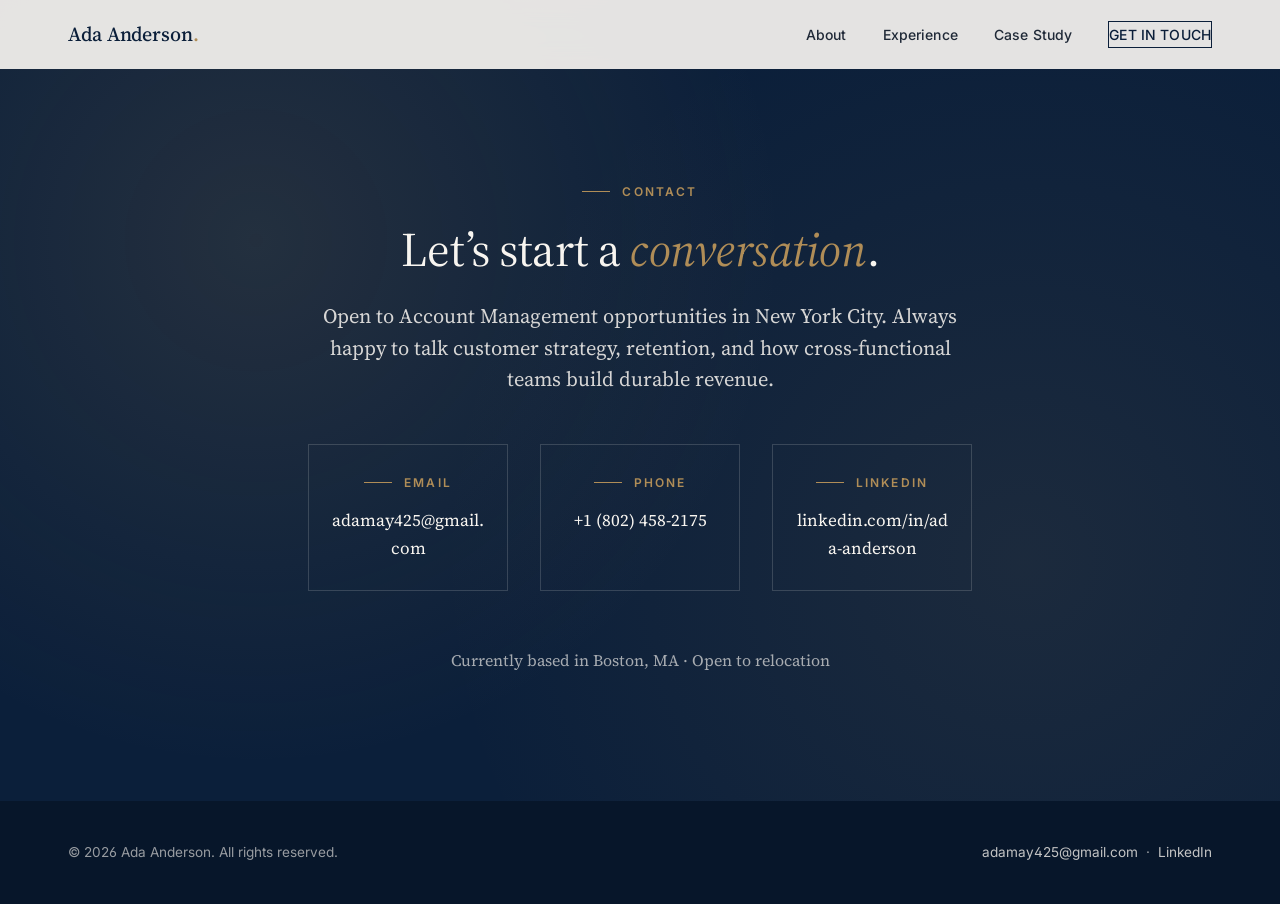
<file: contact.html>
<!DOCTYPE html>
<html lang="en">
<head>
  <meta charset="UTF-8" />
  <meta name="viewport" content="width=device-width, initial-scale=1.0" />
  <title>Contact — Ada Anderson</title>
  <meta name="description" content="Get in touch with Ada Anderson — open to Account Management opportunities in New York City." />
  <meta name="theme-color" content="#0B1F3A" />
  <link rel="preconnect" href="https://fonts.googleapis.com" />
  <link rel="preconnect" href="https://fonts.gstatic.com" crossorigin />
  <link href="https://fonts.googleapis.com/css2?family=Inter:wght@400;500;600;700&family=Source+Serif+4:ital,opsz,wght@0,8..60,400;0,8..60,500;1,8..60,400&display=swap" rel="stylesheet" />
  <link rel="stylesheet" href="./css/style.css" />
</head>
<body>

  <nav class="nav" aria-label="Primary">
    <div class="nav-inner">
      <a href="./index.html" class="nav-brand">Ada Anderson<span>.</span></a>
      <button class="nav-toggle" aria-label="Toggle navigation" aria-expanded="false">
        <span></span><span></span><span></span>
      </button>
      <ul class="nav-links">
        <li><a href="./about.html">About</a></li>
        <li><a href="./experience.html">Experience</a></li>
        <li><a href="./case-study.html">Case Study</a></li>
        <li><a href="./contact.html" class="active nav-cta">Get in touch</a></li>
      </ul>
    </div>
  </nav>

  <section class="contact" style="padding-top: clamp(8rem, 14vw, 11rem); padding-bottom: clamp(6rem, 10vw, 9rem);">
    <div class="container">
      <span class="eyebrow">Contact</span>
      <h2>Let&rsquo;s start a <em>conversation</em>.</h2>
      <p class="contact-lede">
        Open to Account Management opportunities in New York City. Always happy to talk customer strategy, retention, and how cross-functional teams build durable revenue.
      </p>

      <div class="contact-grid">
        <a class="contact-item" href="mailto:adamay425@gmail.com" style="text-decoration: none;">
          <span class="eyebrow">Email</span>
          <span style="font-family: var(--serif); font-size: 1.0625rem; color: var(--bone); display: block; word-break: break-word;">adamay425@gmail.com</span>
        </a>
        <a class="contact-item" href="tel:+18024582175" style="text-decoration: none;">
          <span class="eyebrow">Phone</span>
          <span style="font-family: var(--serif); font-size: 1.0625rem; color: var(--bone); display: block;">+1 (802) 458-2175</span>
        </a>
        <a class="contact-item" href="https://www.linkedin.com/in/ada-anderson" target="_blank" rel="noopener" style="text-decoration: none;">
          <span class="eyebrow">LinkedIn</span>
          <span style="font-family: var(--serif); font-size: 1.0625rem; color: var(--bone); display: block; word-break: break-word;">linkedin.com/in/ada-anderson</span>
        </a>
      </div>

      <p style="margin-top: 3.5rem; font-family: var(--serif); font-size: 1rem; color: rgba(248,245,240,0.65);">
        Currently based in Boston, MA &middot; Open to relocation
      </p>
    </div>
  </section>

  <footer>
    <div class="footer-inner">
      <div>&copy; <span id="yr">2026</span> Ada Anderson. All rights reserved.</div>
      <div>
        <a href="mailto:adamay425@gmail.com">adamay425@gmail.com</a>
        &nbsp;·&nbsp;
        <a href="https://www.linkedin.com/in/ada-anderson" target="_blank" rel="noopener">LinkedIn</a>
      </div>
    </div>
  </footer>

  <script>document.getElementById('yr').textContent = new Date().getFullYear();</script>
  <script src="./js/main.js"></script>
</body>
</html>
</file>
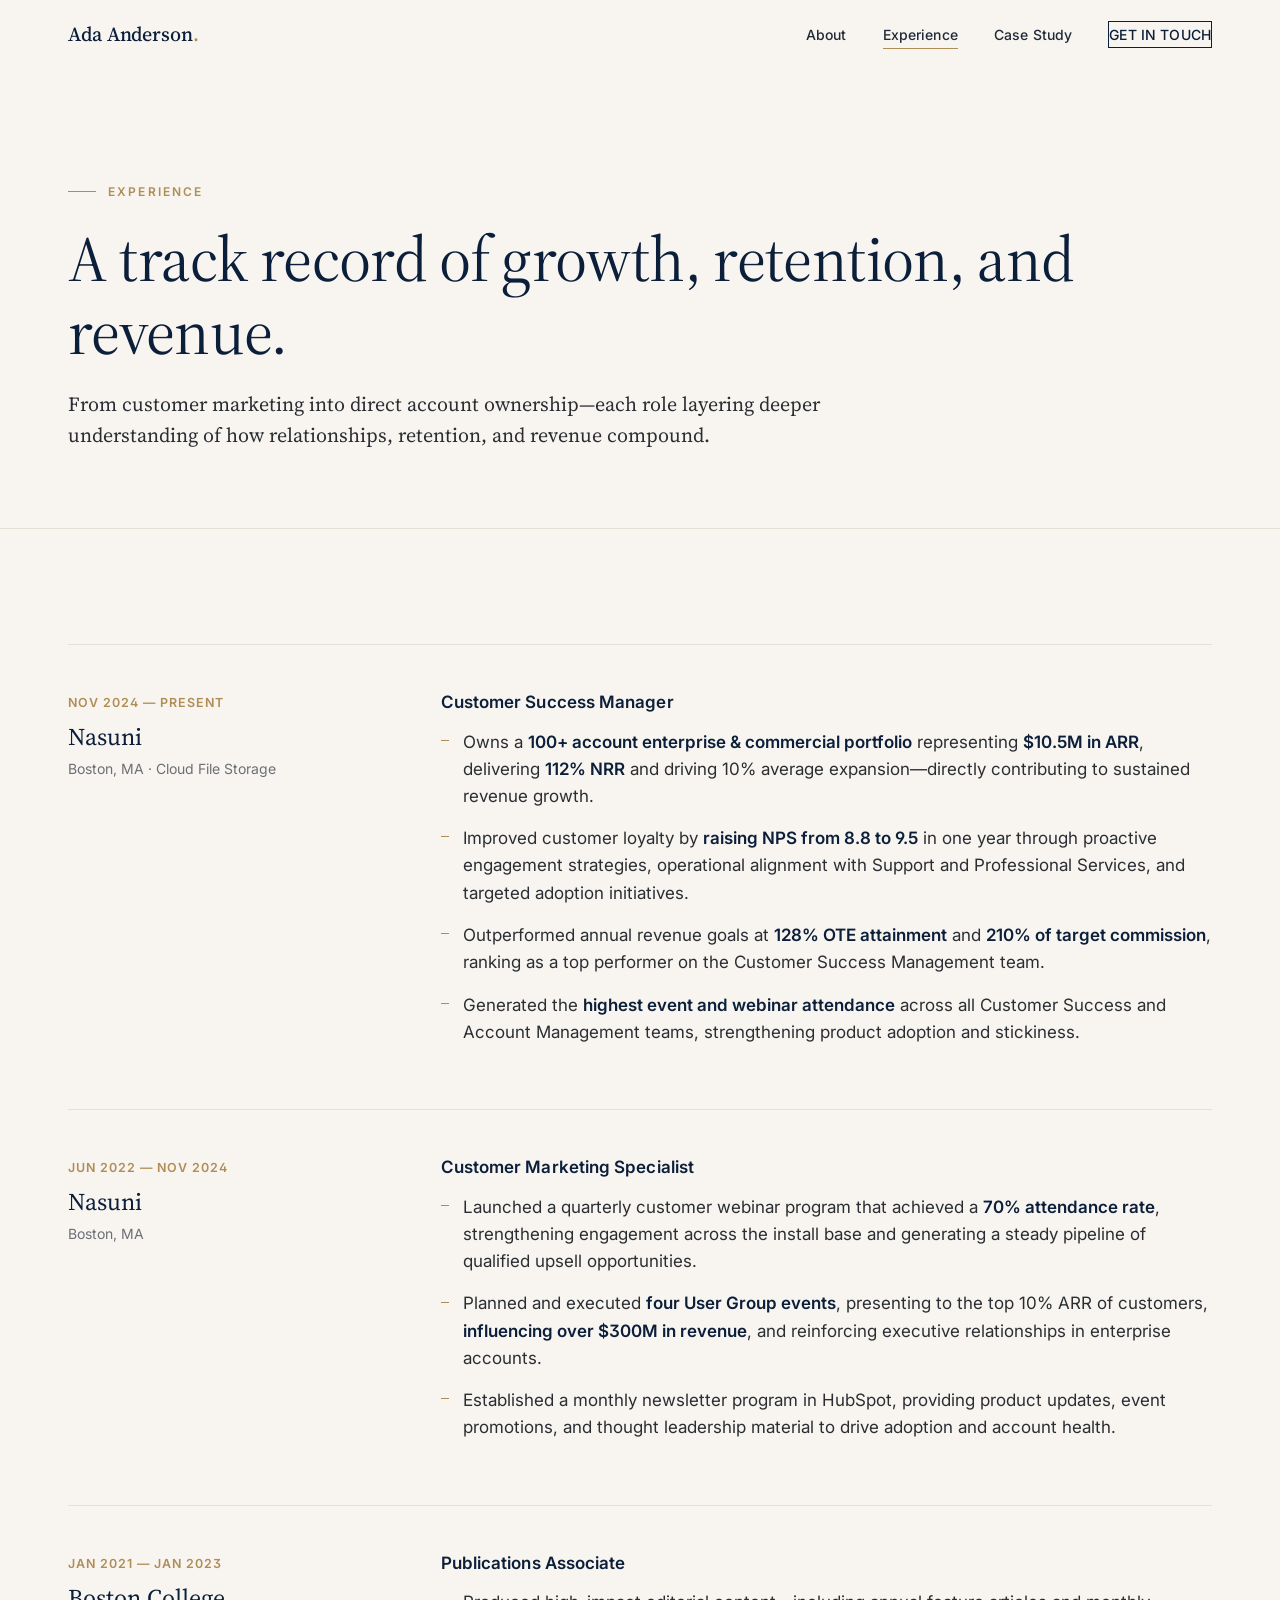
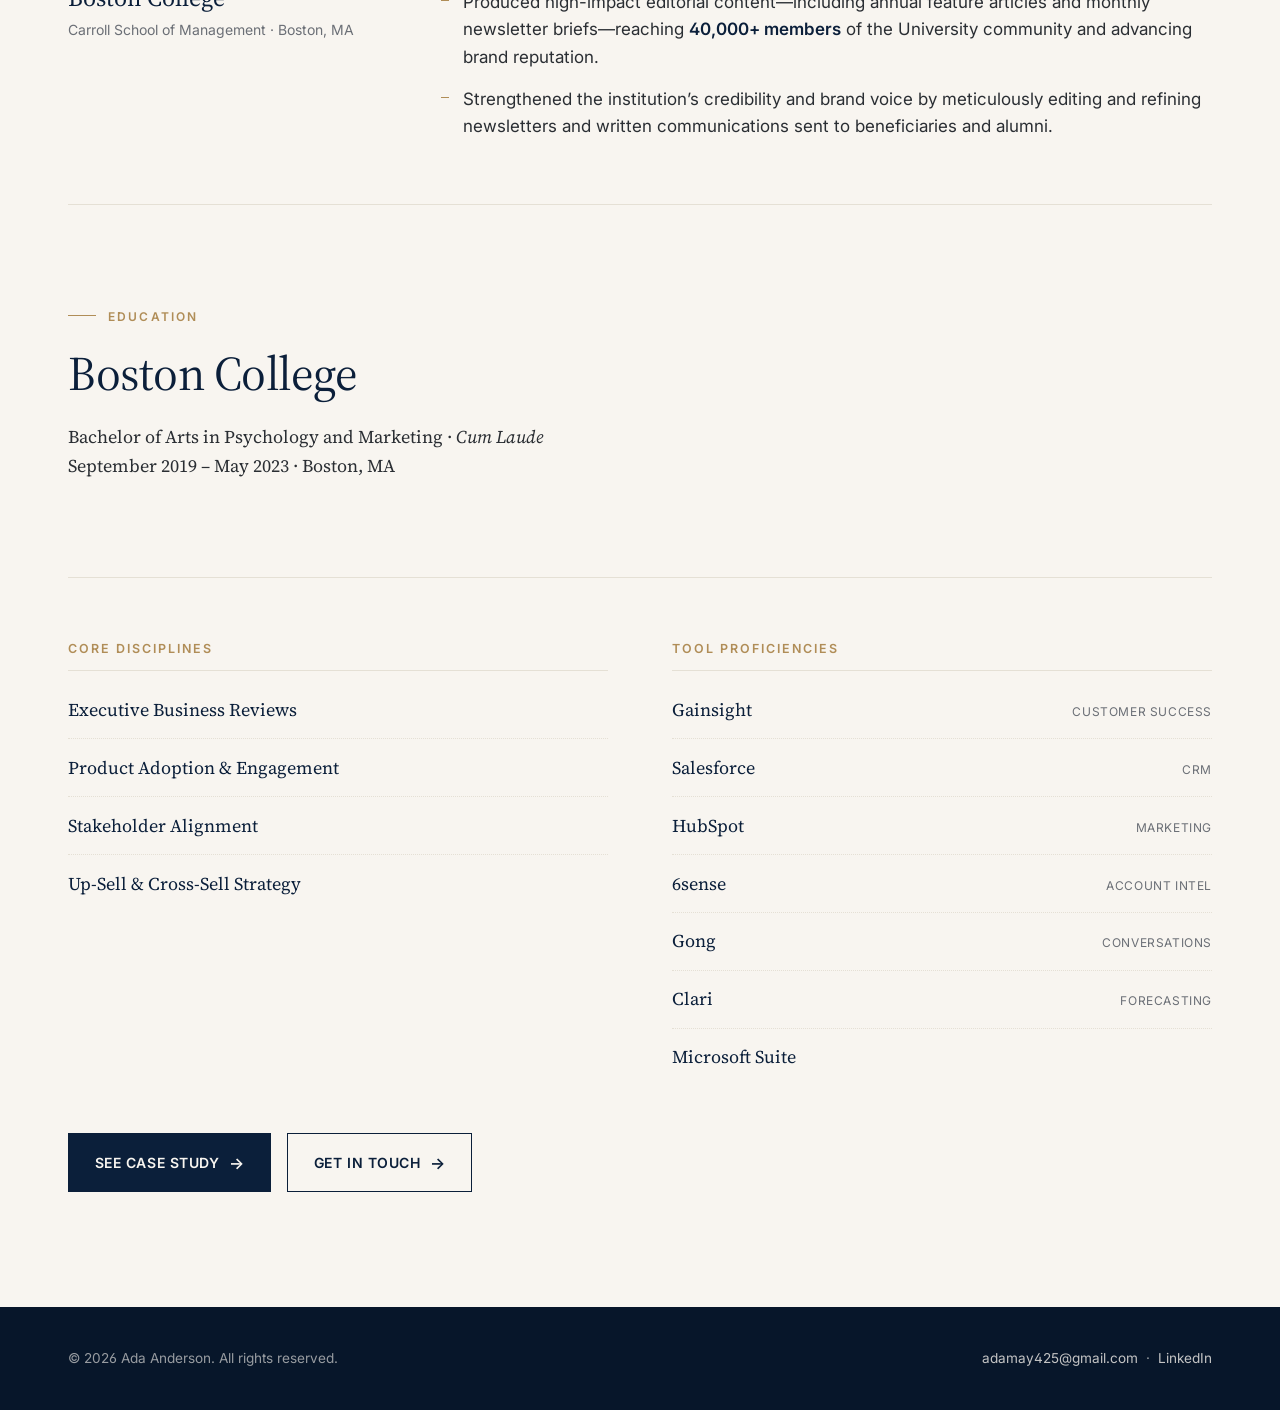
<file: experience.html>
<!DOCTYPE html>
<html lang="en">
<head>
  <meta charset="UTF-8" />
  <meta name="viewport" content="width=device-width, initial-scale=1.0" />
  <title>Experience — Ada Anderson</title>
  <meta name="description" content="Ada Anderson's experience: Customer Success Manager at Nasuni, prior Customer Marketing Specialist, and editorial work at Boston College Carroll School of Management." />
  <meta name="theme-color" content="#0B1F3A" />
  <link rel="preconnect" href="https://fonts.googleapis.com" />
  <link rel="preconnect" href="https://fonts.gstatic.com" crossorigin />
  <link href="https://fonts.googleapis.com/css2?family=Inter:wght@400;500;600;700&family=Source+Serif+4:ital,opsz,wght@0,8..60,400;0,8..60,500;1,8..60,400&display=swap" rel="stylesheet" />
  <link rel="stylesheet" href="./css/style.css" />
</head>
<body>

  <nav class="nav" aria-label="Primary">
    <div class="nav-inner">
      <a href="./index.html" class="nav-brand">Ada Anderson<span>.</span></a>
      <button class="nav-toggle" aria-label="Toggle navigation" aria-expanded="false">
        <span></span><span></span><span></span>
      </button>
      <ul class="nav-links">
        <li><a href="./about.html">About</a></li>
        <li><a href="./experience.html" class="active">Experience</a></li>
        <li><a href="./case-study.html">Case Study</a></li>
        <li><a href="./contact.html" class="nav-cta">Get in touch</a></li>
      </ul>
    </div>
  </nav>

  <header class="subhero">
    <div class="container">
      <span class="eyebrow">Experience</span>
      <h1>A track record of growth, retention, and revenue.</h1>
      <p>From customer marketing into direct account ownership&mdash;each role layering deeper understanding of how relationships, retention, and revenue compound.</p>
    </div>
  </header>

  <section>
    <div class="container">

      <div class="timeline">

        <article class="role reveal">
          <div class="role-meta">
            <div class="role-date">Nov 2024 — Present</div>
            <div class="role-company">Nasuni</div>
            <div class="role-location">Boston, MA · Cloud File Storage</div>
          </div>
          <div class="role-body">
            <h3>Customer Success Manager</h3>
            <ul>
              <li>Owns a <strong>100+ account enterprise &amp; commercial portfolio</strong> representing <strong>$10.5M in ARR</strong>, delivering <strong>112% NRR</strong> and driving 10% average expansion&mdash;directly contributing to sustained revenue growth.</li>
              <li>Improved customer loyalty by <strong>raising NPS from 8.8 to 9.5</strong> in one year through proactive engagement strategies, operational alignment with Support and Professional Services, and targeted adoption initiatives.</li>
              <li>Outperformed annual revenue goals at <strong>128% OTE attainment</strong> and <strong>210% of target commission</strong>, ranking as a top performer on the Customer Success Management team.</li>
              <li>Generated the <strong>highest event and webinar attendance</strong> across all Customer Success and Account Management teams, strengthening product adoption and stickiness.</li>
            </ul>
          </div>
        </article>

        <article class="role reveal">
          <div class="role-meta">
            <div class="role-date">Jun 2022 — Nov 2024</div>
            <div class="role-company">Nasuni</div>
            <div class="role-location">Boston, MA</div>
          </div>
          <div class="role-body">
            <h3>Customer Marketing Specialist</h3>
            <ul>
              <li>Launched a quarterly customer webinar program that achieved a <strong>70% attendance rate</strong>, strengthening engagement across the install base and generating a steady pipeline of qualified upsell opportunities.</li>
              <li>Planned and executed <strong>four User Group events</strong>, presenting to the top 10% ARR of customers, <strong>influencing over $300M in revenue</strong>, and reinforcing executive relationships in enterprise accounts.</li>
              <li>Established a monthly newsletter program in HubSpot, providing product updates, event promotions, and thought leadership material to drive adoption and account health.</li>
            </ul>
          </div>
        </article>

        <article class="role reveal">
          <div class="role-meta">
            <div class="role-date">Jan 2021 — Jan 2023</div>
            <div class="role-company">Boston College</div>
            <div class="role-location">Carroll School of Management · Boston, MA</div>
          </div>
          <div class="role-body">
            <h3>Publications Associate</h3>
            <ul>
              <li>Produced high-impact editorial content&mdash;including annual feature articles and monthly newsletter briefs&mdash;reaching <strong>40,000+ members</strong> of the University community and advancing brand reputation.</li>
              <li>Strengthened the institution&rsquo;s credibility and brand voice by meticulously editing and refining newsletters and written communications sent to beneficiaries and alumni.</li>
            </ul>
          </div>
        </article>

      </div>

      <div style="margin-top: clamp(4rem, 8vw, 6rem);" class="reveal">
        <span class="eyebrow">Education</span>
        <h2 style="margin-bottom: 1.25rem;">Boston College</h2>
        <p style="font-family: var(--serif); font-size: 1.125rem; color: var(--ink); max-width: 38em;">
          Bachelor of Arts in Psychology and Marketing &middot; <em>Cum Laude</em><br/>
          September 2019 &ndash; May 2023 &middot; Boston, MA
        </p>
      </div>

      <div style="margin-top: clamp(4rem, 8vw, 6rem); padding-top: clamp(3rem, 6vw, 4rem); border-top: 1px solid var(--bone-line);" class="reveal">
        <div class="skills-grid">
          <div class="skills-block">
            <h3>Core Disciplines</h3>
            <ul>
              <li>Executive Business Reviews</li>
              <li>Product Adoption &amp; Engagement</li>
              <li>Stakeholder Alignment</li>
              <li>Up-Sell &amp; Cross-Sell Strategy</li>
            </ul>
          </div>
          <div class="skills-block">
            <h3>Tool Proficiencies</h3>
            <ul>
              <li>Gainsight <small>Customer Success</small></li>
              <li>Salesforce <small>CRM</small></li>
              <li>HubSpot <small>Marketing</small></li>
              <li>6sense <small>Account Intel</small></li>
              <li>Gong <small>Conversations</small></li>
              <li>Clari <small>Forecasting</small></li>
              <li>Microsoft Suite</li>
            </ul>
          </div>
        </div>
      </div>

      <div style="margin-top: 3rem; display: flex; gap: 1rem; flex-wrap: wrap;" class="reveal">
        <a href="./case-study.html" class="btn btn-primary btn-arrow">See case study</a>
        <a href="./contact.html" class="btn btn-arrow">Get in touch</a>
      </div>
    </div>
  </section>

  <footer>
    <div class="footer-inner">
      <div>&copy; <span id="yr">2026</span> Ada Anderson. All rights reserved.</div>
      <div>
        <a href="mailto:adamay425@gmail.com">adamay425@gmail.com</a>
        &nbsp;·&nbsp;
        <a href="https://www.linkedin.com/in/ada-anderson" target="_blank" rel="noopener">LinkedIn</a>
      </div>
    </div>
  </footer>

  <script>document.getElementById('yr').textContent = new Date().getFullYear();</script>
  <script src="./js/main.js"></script>
</body>
</html>
</file>
<file: css/style.css>
/* ============================================================
   Ada Anderson — Portfolio
   Design system
   ============================================================ */

:root {
  --navy: #0B1F3A;
  --navy-deep: #07162A;
  --navy-soft: #1A3358;
  --charcoal: #1F2937;
  --ink: #2A2E33;
  --bone: #F8F5F0;
  --bone-warm: #F2EDE3;
  --bone-line: #E5E0D5;
  --bronze: #B08D57;
  --bronze-deep: #8E6E3F;
  --muted: #6B6F76;
  --muted-soft: #9CA0A6;
  --white: #FFFFFF;

  --serif: "Source Serif 4", "Source Serif Pro", "Iowan Old Style", "Charter", Georgia, serif;
  --sans: "Inter", -apple-system, BlinkMacSystemFont, "Helvetica Neue", Arial, sans-serif;

  --max: 1240px;
  --max-narrow: 880px;
  --pad-x: clamp(1.25rem, 4vw, 3rem);

  --r-sm: 2px;
  --r-md: 4px;

  --t: 0.35s cubic-bezier(0.22, 1, 0.36, 1);
}

* {
  box-sizing: border-box;
  margin: 0;
  padding: 0;
}

html {
  scroll-behavior: smooth;
  -webkit-text-size-adjust: 100%;
}

body {
  font-family: var(--sans);
  font-size: 17px;
  line-height: 1.65;
  color: var(--charcoal);
  background: var(--bone);
  -webkit-font-smoothing: antialiased;
  -moz-osx-font-smoothing: grayscale;
  font-feature-settings: "kern", "liga", "ss01";
}

img {
  max-width: 100%;
  height: auto;
  display: block;
}

a {
  color: var(--navy);
  text-decoration: none;
  transition: color var(--t);
}

a:hover { color: var(--bronze); }

/* ============================================================
   Typography
   ============================================================ */
h1, h2, h3, h4 {
  font-family: var(--serif);
  font-weight: 400;
  color: var(--navy);
  line-height: 1.15;
  letter-spacing: -0.01em;
}

h1 { font-size: clamp(2.5rem, 6vw, 4.75rem); }
h2 { font-size: clamp(1.875rem, 4vw, 3rem); }
h3 { font-size: clamp(1.25rem, 2.4vw, 1.625rem); }
h4 { font-size: 1.125rem; }

p { margin-bottom: 1.1rem; }
p:last-child { margin-bottom: 0; }

.eyebrow {
  font-family: var(--sans);
  font-size: 0.75rem;
  font-weight: 600;
  letter-spacing: 0.18em;
  text-transform: uppercase;
  color: var(--bronze);
  display: inline-block;
  margin-bottom: 1.25rem;
}

.eyebrow::before {
  content: "";
  display: inline-block;
  width: 28px;
  height: 1px;
  background: var(--bronze);
  vertical-align: middle;
  margin-right: 0.75rem;
  margin-bottom: 3px;
}

.lede {
  font-family: var(--serif);
  font-size: clamp(1.125rem, 1.6vw, 1.375rem);
  line-height: 1.55;
  color: var(--ink);
}

/* ============================================================
   Layout
   ============================================================ */
.container {
  max-width: var(--max);
  margin: 0 auto;
  padding-left: var(--pad-x);
  padding-right: var(--pad-x);
}

.container-narrow {
  max-width: var(--max-narrow);
  margin: 0 auto;
  padding-left: var(--pad-x);
  padding-right: var(--pad-x);
}

section {
  padding: clamp(4rem, 9vw, 7.5rem) 0;
}

.section-divider {
  height: 1px;
  background: var(--bone-line);
  max-width: var(--max);
  margin: 0 auto;
}

/* ============================================================
   Navigation
   ============================================================ */
.nav {
  position: fixed;
  top: 0;
  left: 0;
  right: 0;
  z-index: 100;
  background: rgba(248, 245, 240, 0.92);
  backdrop-filter: saturate(140%) blur(14px);
  -webkit-backdrop-filter: saturate(140%) blur(14px);
  border-bottom: 1px solid transparent;
  transition: border-color var(--t), background var(--t);
}

.nav.scrolled {
  border-bottom-color: var(--bone-line);
}

.nav-inner {
  max-width: var(--max);
  margin: 0 auto;
  padding: 1.1rem var(--pad-x);
  display: flex;
  align-items: center;
  justify-content: space-between;
  gap: 2rem;
}

.nav-brand {
  font-family: var(--serif);
  font-size: 1.25rem;
  color: var(--navy);
  font-weight: 500;
  letter-spacing: -0.005em;
  white-space: nowrap;
}

.nav-brand span {
  color: var(--bronze);
}

.nav-links {
  display: flex;
  list-style: none;
  gap: 2.25rem;
  align-items: center;
}

.nav-links a {
  font-size: 0.875rem;
  font-weight: 500;
  color: var(--charcoal);
  letter-spacing: 0.01em;
  position: relative;
  padding: 0.25rem 0;
}

.nav-links a::after {
  content: "";
  position: absolute;
  left: 0; right: 0; bottom: -2px;
  height: 1px;
  background: var(--bronze);
  transform: scaleX(0);
  transform-origin: left;
  transition: transform var(--t);
}

.nav-links a:hover::after,
.nav-links a.active::after {
  transform: scaleX(1);
}

.nav-cta {
  font-size: 0.8rem;
  font-weight: 600;
  letter-spacing: 0.05em;
  text-transform: uppercase;
  padding: 0.65rem 1.1rem;
  border: 1px solid var(--navy);
  color: var(--navy) !important;
}

.nav-cta::after { display: none !important; }

.nav-cta:hover {
  background: var(--navy);
  color: var(--bone) !important;
}

.nav-toggle {
  display: none;
  background: none;
  border: none;
  cursor: pointer;
  width: 28px;
  height: 28px;
  position: relative;
  padding: 0;
}

.nav-toggle span {
  position: absolute;
  left: 0; right: 0;
  height: 1.5px;
  background: var(--navy);
  transition: transform var(--t), opacity var(--t);
}

.nav-toggle span:nth-child(1) { top: 8px; }
.nav-toggle span:nth-child(2) { top: 14px; }
.nav-toggle span:nth-child(3) { top: 20px; }

.nav-toggle.active span:nth-child(1) { top: 14px; transform: rotate(45deg); }
.nav-toggle.active span:nth-child(2) { opacity: 0; }
.nav-toggle.active span:nth-child(3) { top: 14px; transform: rotate(-45deg); }

@media (max-width: 820px) {
  .nav-toggle { display: block; }
  .nav-links {
    position: fixed;
    top: 64px;
    left: 0; right: 0;
    background: var(--bone);
    flex-direction: column;
    gap: 0;
    padding: 1rem var(--pad-x) 2rem;
    border-bottom: 1px solid var(--bone-line);
    transform: translateY(-110%);
    transition: transform var(--t);
  }
  .nav-links.open { transform: translateY(0); }
  .nav-links li {
    width: 100%;
    border-bottom: 1px solid var(--bone-line);
  }
  .nav-links li:last-child { border-bottom: none; }
  .nav-links a {
    display: block;
    padding: 1rem 0;
    width: 100%;
  }
  .nav-cta {
    margin-top: 0.75rem;
    text-align: center;
  }
}

/* ============================================================
   Hero
   ============================================================ */
.hero {
  padding-top: clamp(7rem, 12vw, 10rem);
  padding-bottom: clamp(4rem, 8vw, 6.5rem);
  position: relative;
  overflow: hidden;
}

.hero-grid {
  display: grid;
  grid-template-columns: 1.1fr 0.9fr;
  gap: clamp(2rem, 5vw, 5rem);
  align-items: center;
}

.hero-text h1 {
  margin-bottom: 1.5rem;
}

.hero-text h1 em {
  font-style: italic;
  color: var(--bronze-deep);
  font-weight: 400;
}

.hero-tagline {
  font-family: var(--serif);
  font-size: clamp(1.0625rem, 1.5vw, 1.25rem);
  line-height: 1.55;
  color: var(--ink);
  max-width: 32em;
  margin-bottom: 2.25rem;
}

.hero-meta {
  display: flex;
  flex-wrap: wrap;
  gap: 1.75rem 2.25rem;
  align-items: center;
  padding-top: 1.75rem;
  border-top: 1px solid var(--bone-line);
}

.hero-meta-item {
  display: flex;
  flex-direction: column;
  gap: 0.2rem;
}

.hero-meta-label {
  font-size: 0.7rem;
  font-weight: 600;
  letter-spacing: 0.16em;
  text-transform: uppercase;
  color: var(--muted);
}

.hero-meta-value {
  font-family: var(--serif);
  font-size: 1rem;
  color: var(--navy);
}

.hero-cta-row {
  display: flex;
  gap: 1rem;
  margin-top: 2rem;
  flex-wrap: wrap;
}

.hero-img-wrap {
  position: relative;
  aspect-ratio: 4 / 5;
  overflow: hidden;
  background: var(--navy);
}

.hero-img-wrap img {
  width: 100%;
  height: 100%;
  object-fit: cover;
  object-position: center 18%;
  filter: saturate(0.94) contrast(1.02);
}

.hero-img-wrap::after {
  content: "";
  position: absolute;
  inset: 0;
  border: 1px solid rgba(11, 31, 58, 0.08);
  pointer-events: none;
}

.hero-img-frame {
  position: absolute;
  inset: 16px;
  border: 1px solid rgba(248, 245, 240, 0.55);
  pointer-events: none;
  z-index: 2;
}

@media (max-width: 820px) {
  .hero-grid {
    grid-template-columns: 1fr;
    gap: 2.5rem;
  }
  .hero-img-wrap {
    max-width: 380px;
    margin: 0 auto;
  }
}

/* ============================================================
   Buttons
   ============================================================ */
.btn {
  display: inline-flex;
  align-items: center;
  gap: 0.6rem;
  font-family: var(--sans);
  font-size: 0.875rem;
  font-weight: 600;
  letter-spacing: 0.04em;
  text-transform: uppercase;
  padding: 0.95rem 1.6rem;
  border: 1px solid var(--navy);
  cursor: pointer;
  transition: all var(--t);
  background: transparent;
  color: var(--navy);
}

.btn:hover {
  background: var(--navy);
  color: var(--bone);
}

.btn-primary {
  background: var(--navy);
  color: var(--bone);
}

.btn-primary:hover {
  background: var(--navy-deep);
  color: var(--bone);
}

.btn-arrow::after {
  content: "→";
  font-size: 1rem;
  transition: transform var(--t);
}

.btn-arrow:hover::after {
  transform: translateX(3px);
}

/* ============================================================
   Stats strip
   ============================================================ */
.stats {
  background: var(--navy);
  color: var(--bone);
  padding: clamp(3rem, 6vw, 4.5rem) 0;
}

.stats-grid {
  display: grid;
  grid-template-columns: repeat(4, 1fr);
  gap: 1px;
  background: rgba(255, 255, 255, 0.08);
}

.stat {
  background: var(--navy);
  padding: 1.25rem 1.5rem;
  text-align: left;
}

.stat-num {
  font-family: var(--serif);
  font-size: clamp(2.25rem, 4vw, 3.25rem);
  color: var(--white);
  line-height: 1;
  margin-bottom: 0.6rem;
  letter-spacing: -0.02em;
}

.stat-num span {
  color: var(--bronze);
}

.stat-label {
  font-size: 0.78rem;
  font-weight: 500;
  color: rgba(248, 245, 240, 0.72);
  letter-spacing: 0.06em;
  line-height: 1.4;
}

@media (max-width: 720px) {
  .stats-grid {
    grid-template-columns: repeat(2, 1fr);
  }
}

/* ============================================================
   Section heading block
   ============================================================ */
.section-head {
  display: grid;
  grid-template-columns: 1fr 2fr;
  gap: clamp(2rem, 5vw, 4.5rem);
  margin-bottom: clamp(2.5rem, 5vw, 4rem);
  align-items: end;
}

.section-head h2 {
  margin-bottom: 0;
}

.section-head-text {
  font-family: var(--serif);
  font-size: 1.0625rem;
  color: var(--ink);
  line-height: 1.6;
}

@media (max-width: 720px) {
  .section-head { grid-template-columns: 1fr; gap: 1rem; }
}

/* ============================================================
   About
   ============================================================ */
.about {
  background: var(--bone-warm);
  position: relative;
}

.about-grid {
  display: grid;
  grid-template-columns: 1fr 1.2fr;
  gap: clamp(2rem, 5vw, 5rem);
  align-items: start;
}

.about-img-wrap {
  position: sticky;
  top: 100px;
  aspect-ratio: 3 / 4;
  overflow: hidden;
}

.about-img-wrap img {
  width: 100%;
  height: 100%;
  object-fit: cover;
}

.about-text p {
  font-family: var(--serif);
  font-size: 1.125rem;
  line-height: 1.7;
  color: var(--ink);
  margin-bottom: 1.25rem;
}

.about-text p:first-of-type::first-letter {
  font-family: var(--serif);
  font-size: 4.25rem;
  float: left;
  line-height: 0.9;
  padding: 0.4rem 0.6rem 0 0;
  color: var(--navy);
  font-weight: 500;
}

.pull-quote {
  font-family: var(--serif);
  font-style: italic;
  font-size: clamp(1.25rem, 2vw, 1.5rem);
  line-height: 1.4;
  color: var(--navy);
  border-left: 2px solid var(--bronze);
  padding: 0.5rem 0 0.5rem 1.5rem;
  margin: 2rem 0;
}

@media (max-width: 820px) {
  .about-grid { grid-template-columns: 1fr; }
  .about-img-wrap { position: static; max-width: 360px; margin: 0 auto 2rem; }
}

/* ============================================================
   Experience timeline
   ============================================================ */
.timeline {
  border-top: 1px solid var(--bone-line);
}

.role {
  display: grid;
  grid-template-columns: 1fr 2.4fr;
  gap: clamp(1.5rem, 4vw, 3.5rem);
  padding: clamp(2rem, 4vw, 3rem) 0;
  border-bottom: 1px solid var(--bone-line);
  position: relative;
}

.role-meta .role-date {
  font-size: 0.78rem;
  font-weight: 600;
  letter-spacing: 0.08em;
  text-transform: uppercase;
  color: var(--bronze);
  margin-bottom: 0.6rem;
}

.role-meta .role-company {
  font-family: var(--serif);
  font-size: 1.5rem;
  color: var(--navy);
  margin-bottom: 0.3rem;
  line-height: 1.2;
}

.role-meta .role-location {
  font-size: 0.875rem;
  color: var(--muted);
}

.role-body h3 {
  font-family: var(--sans);
  font-size: 1.0625rem;
  font-weight: 600;
  color: var(--navy);
  margin-bottom: 1rem;
  letter-spacing: 0.005em;
}

.role-body ul {
  list-style: none;
}

.role-body li {
  position: relative;
  padding-left: 1.4rem;
  margin-bottom: 0.95rem;
  line-height: 1.6;
  color: var(--ink);
}

.role-body li::before {
  content: "";
  position: absolute;
  left: 0;
  top: 0.7rem;
  width: 8px;
  height: 1px;
  background: var(--bronze);
}

.role-body strong {
  color: var(--navy);
  font-weight: 600;
}

@media (max-width: 720px) {
  .role { grid-template-columns: 1fr; gap: 1.25rem; }
}

/* ============================================================
   Case study card
   ============================================================ */
.case-feature {
  background: var(--navy);
  color: var(--bone);
  position: relative;
  overflow: hidden;
}

.case-feature::before {
  content: "";
  position: absolute;
  inset: 0;
  background: radial-gradient(circle at 80% 10%, rgba(176, 141, 87, 0.18), transparent 55%);
  pointer-events: none;
}

.case-feature .container {
  position: relative;
  z-index: 1;
}

.case-feature h2,
.case-feature h3 {
  color: var(--bone);
}

.case-feature .eyebrow {
  color: var(--bronze);
}

.case-feature .section-head-text {
  color: rgba(248, 245, 240, 0.78);
}

.case-grid {
  display: grid;
  grid-template-columns: repeat(3, 1fr);
  gap: 1.5rem;
  margin-top: 3rem;
}

.case-step {
  border: 1px solid rgba(248, 245, 240, 0.16);
  padding: 2rem 1.75rem;
  position: relative;
}

.case-step-num {
  font-family: var(--serif);
  font-size: 0.875rem;
  color: var(--bronze);
  letter-spacing: 0.18em;
  text-transform: uppercase;
  margin-bottom: 1rem;
}

.case-step h3 {
  font-family: var(--serif);
  font-size: 1.5rem;
  margin-bottom: 1rem;
  color: var(--bone);
  font-weight: 400;
}

.case-step p {
  color: rgba(248, 245, 240, 0.78);
  font-size: 0.9375rem;
  line-height: 1.65;
}

.case-result {
  margin-top: 3.5rem;
  padding-top: 3rem;
  border-top: 1px solid rgba(248, 245, 240, 0.14);
  display: grid;
  grid-template-columns: repeat(3, 1fr);
  gap: 2rem;
}

.case-result-stat {
  text-align: left;
}

.case-result-num {
  font-family: var(--serif);
  font-size: clamp(2.5rem, 4.5vw, 3.75rem);
  color: var(--bone);
  line-height: 1;
  margin-bottom: 0.5rem;
}

.case-result-num span {
  color: var(--bronze);
}

.case-result-label {
  font-size: 0.85rem;
  color: rgba(248, 245, 240, 0.7);
  line-height: 1.5;
}

@media (max-width: 820px) {
  .case-grid { grid-template-columns: 1fr; }
  .case-result { grid-template-columns: 1fr; gap: 1.5rem; }
}

/* ============================================================
   Skills / tools
   ============================================================ */
.skills-grid {
  display: grid;
  grid-template-columns: 1fr 1fr;
  gap: clamp(2rem, 5vw, 4rem);
}

.skills-block h3 {
  font-family: var(--sans);
  font-size: 0.78rem;
  font-weight: 600;
  letter-spacing: 0.16em;
  text-transform: uppercase;
  color: var(--bronze);
  margin-bottom: 1.5rem;
  padding-bottom: 0.85rem;
  border-bottom: 1px solid var(--bone-line);
}

.skills-block ul {
  list-style: none;
  display: flex;
  flex-direction: column;
  gap: 0.85rem;
}

.skills-block li {
  font-family: var(--serif);
  font-size: 1.125rem;
  color: var(--navy);
  display: flex;
  justify-content: space-between;
  align-items: baseline;
  border-bottom: 1px dotted var(--bone-line);
  padding-bottom: 0.85rem;
}

.skills-block li:last-child { border-bottom: none; }

.skills-block li small {
  font-family: var(--sans);
  font-size: 0.75rem;
  color: var(--muted);
  letter-spacing: 0.05em;
  text-transform: uppercase;
}

@media (max-width: 720px) {
  .skills-grid { grid-template-columns: 1fr; }
}

/* ============================================================
   Contact
   ============================================================ */
.contact {
  background: var(--navy);
  color: var(--bone);
  text-align: center;
  position: relative;
  overflow: hidden;
}

.contact::before {
  content: "";
  position: absolute;
  inset: 0;
  background:
    radial-gradient(circle at 20% 30%, rgba(176, 141, 87, 0.15), transparent 45%),
    radial-gradient(circle at 80% 70%, rgba(176, 141, 87, 0.10), transparent 50%);
}

.contact .container {
  position: relative;
  z-index: 1;
  max-width: 760px;
}

.contact h2 {
  color: var(--bone);
  margin-bottom: 1.5rem;
}

.contact h2 em {
  color: var(--bronze);
  font-style: italic;
}

.contact-lede {
  font-family: var(--serif);
  font-size: clamp(1.125rem, 1.6vw, 1.3125rem);
  color: rgba(248, 245, 240, 0.85);
  line-height: 1.55;
  margin-bottom: 3rem;
}

.contact-grid {
  display: grid;
  grid-template-columns: repeat(3, 1fr);
  gap: 2rem;
  margin-bottom: 3rem;
}

.contact-item {
  border: 1px solid rgba(248, 245, 240, 0.16);
  padding: 1.75rem 1.25rem;
  transition: border-color var(--t), background var(--t);
}

.contact-item:hover {
  border-color: var(--bronze);
  background: rgba(176, 141, 87, 0.06);
}

.contact-item .eyebrow {
  margin-bottom: 0.8rem;
  display: block;
}

.contact-item a {
  font-family: var(--serif);
  font-size: 1.0625rem;
  color: var(--bone);
  word-break: break-word;
}

.contact-item a:hover { color: var(--bronze); }

@media (max-width: 720px) {
  .contact-grid { grid-template-columns: 1fr; gap: 1rem; }
}

/* ============================================================
   Footer
   ============================================================ */
footer {
  padding: 2.5rem 0;
  background: var(--navy-deep);
  color: rgba(248, 245, 240, 0.6);
  font-size: 0.85rem;
}

footer .footer-inner {
  max-width: var(--max);
  margin: 0 auto;
  padding: 0 var(--pad-x);
  display: flex;
  justify-content: space-between;
  align-items: center;
  gap: 1.5rem;
  flex-wrap: wrap;
}

footer a { color: rgba(248, 245, 240, 0.78); }
footer a:hover { color: var(--bronze); }

/* ============================================================
   Sub-page hero (about / experience / case-study / contact)
   ============================================================ */
.subhero {
  padding-top: clamp(8rem, 14vw, 11rem);
  padding-bottom: clamp(3rem, 6vw, 5rem);
  border-bottom: 1px solid var(--bone-line);
}

.subhero h1 {
  font-size: clamp(2.5rem, 5vw, 4rem);
  margin-bottom: 1.25rem;
}

.subhero p {
  font-family: var(--serif);
  font-size: clamp(1.0625rem, 1.6vw, 1.25rem);
  color: var(--ink);
  max-width: 38em;
  line-height: 1.55;
}

/* ============================================================
   Reveal on scroll
   ============================================================ */
.reveal {
  opacity: 0;
  transform: translateY(20px);
  transition: opacity 0.9s ease, transform 0.9s cubic-bezier(0.22, 1, 0.36, 1);
}

.reveal.in {
  opacity: 1;
  transform: translateY(0);
}

@media (prefers-reduced-motion: reduce) {
  .reveal { opacity: 1; transform: none; transition: none; }
  html { scroll-behavior: auto; }
}

/* ============================================================
   Big quote / standalone case story body
   ============================================================ */
.story {
  font-family: var(--serif);
  font-size: 1.1875rem;
  line-height: 1.75;
  color: var(--ink);
}

.story p { margin-bottom: 1.5rem; }

.story-figure {
  margin: 3rem 0;
  text-align: center;
}

.story-figure figcaption {
  font-family: var(--sans);
  font-size: 0.8125rem;
  color: var(--muted);
  margin-top: 0.85rem;
  letter-spacing: 0.04em;
}

/* ============================================================
   Recognition card
   ============================================================ */
.recognition {
  background: var(--bone-warm);
  border-left: 3px solid var(--bronze);
  padding: 2rem 2.25rem;
  margin: 3rem 0;
}

.recognition h3 {
  font-family: var(--sans);
  font-size: 0.78rem;
  font-weight: 600;
  letter-spacing: 0.16em;
  text-transform: uppercase;
  color: var(--bronze-deep);
  margin-bottom: 1rem;
}

.recognition p {
  font-family: var(--serif);
  font-size: 1.0625rem;
  color: var(--ink);
  margin-bottom: 0;
  line-height: 1.65;
}
</file>
